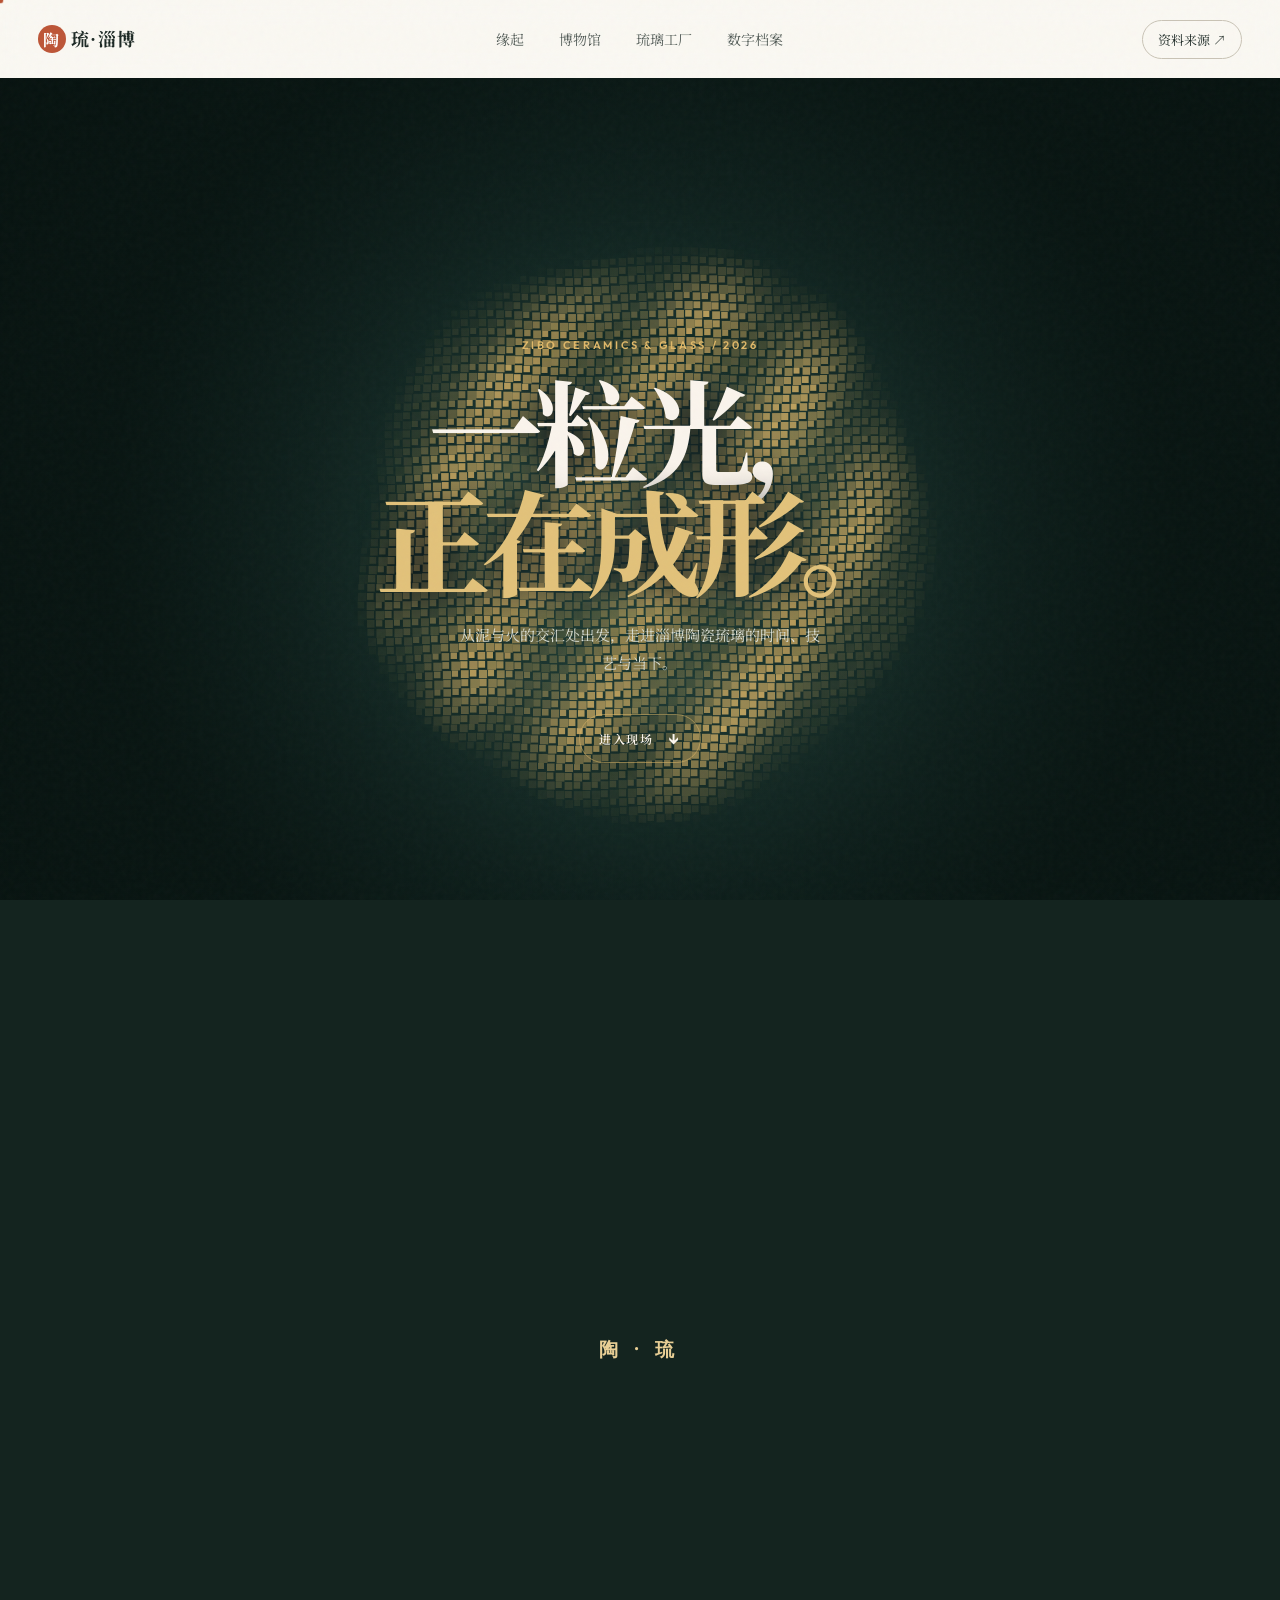
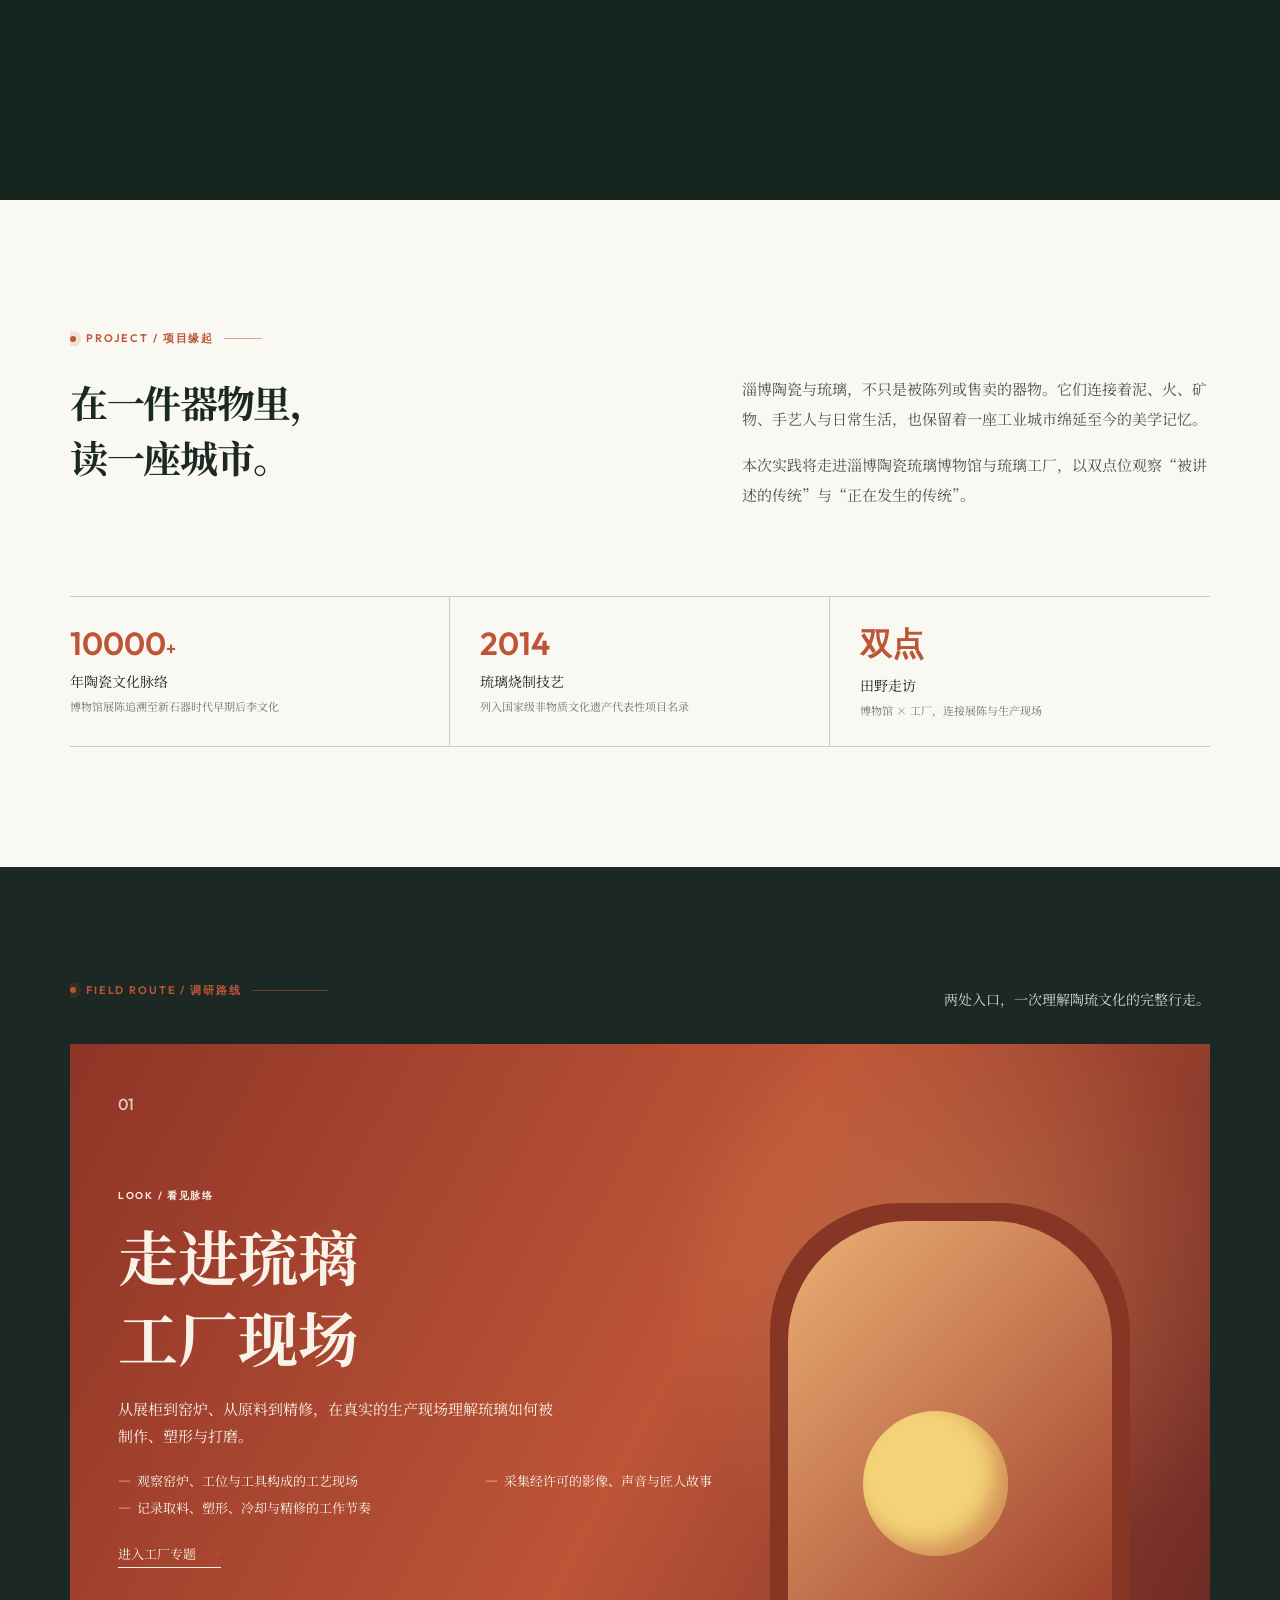
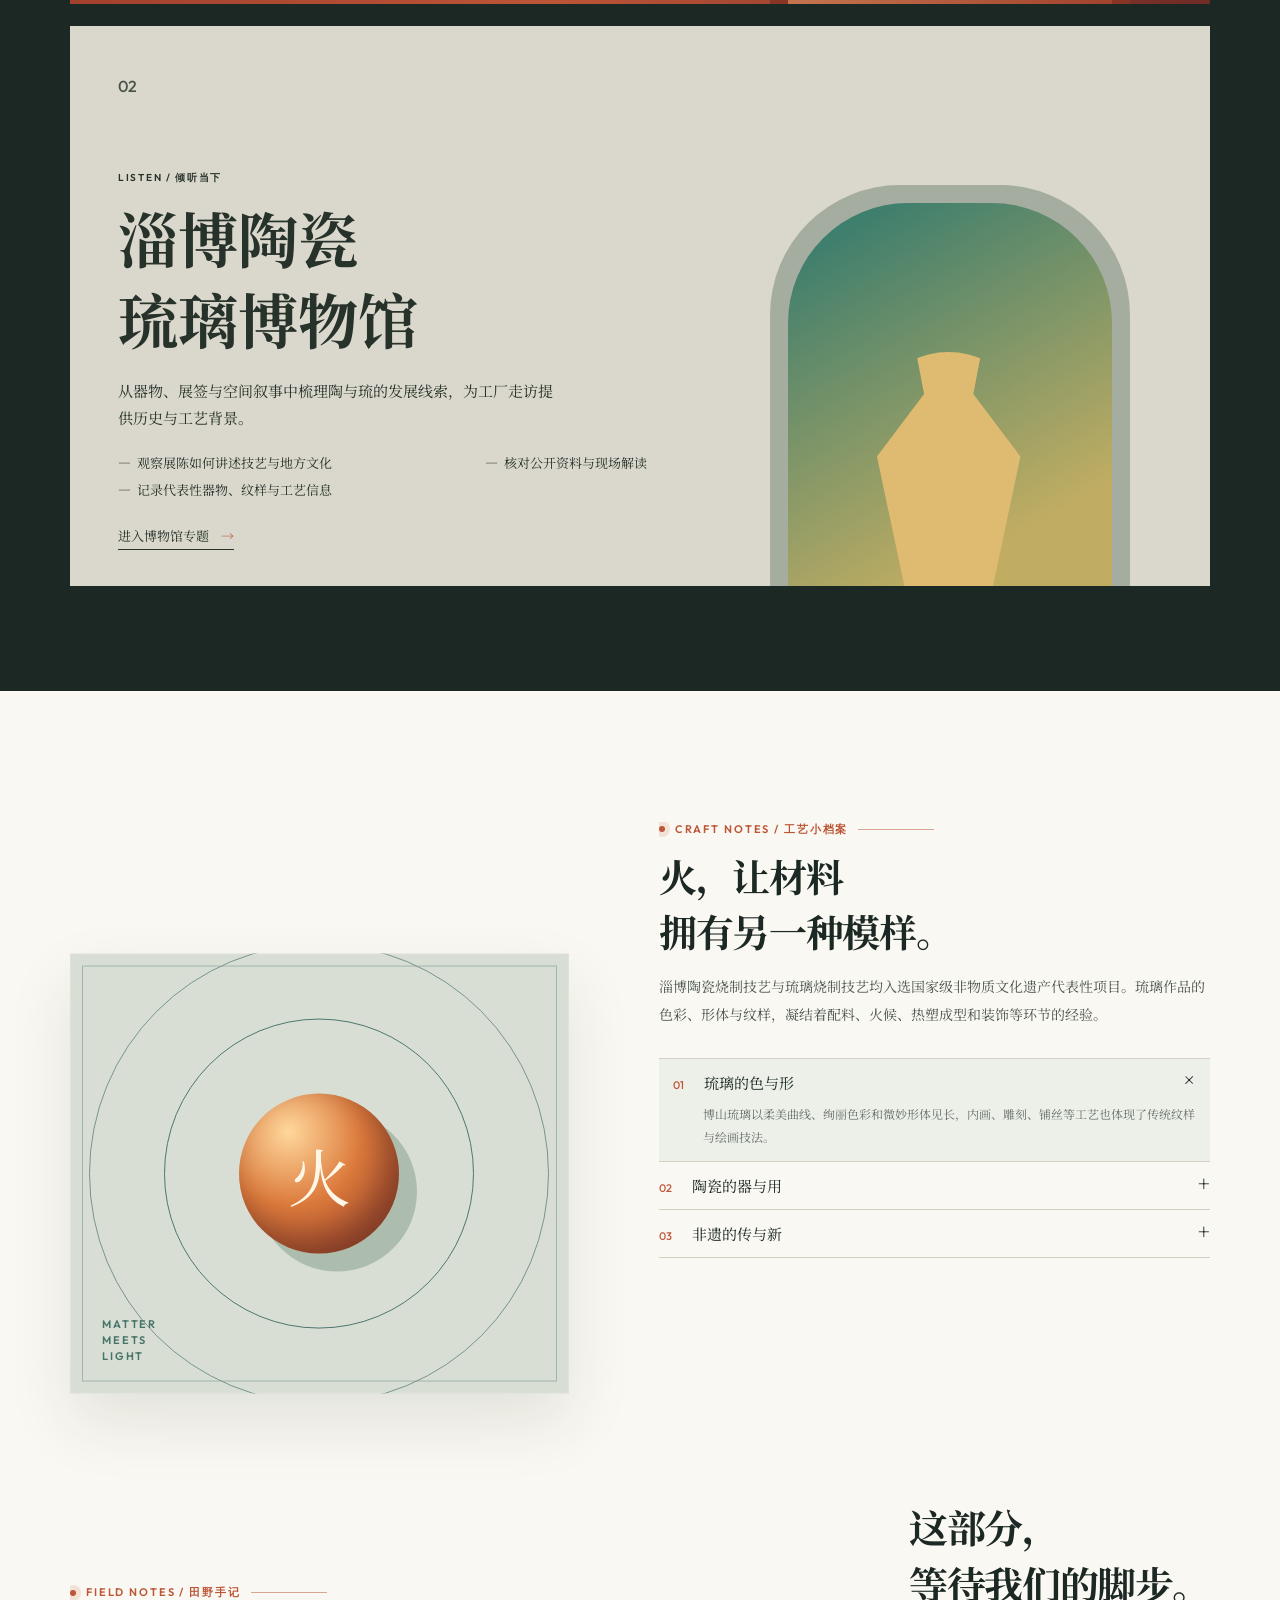
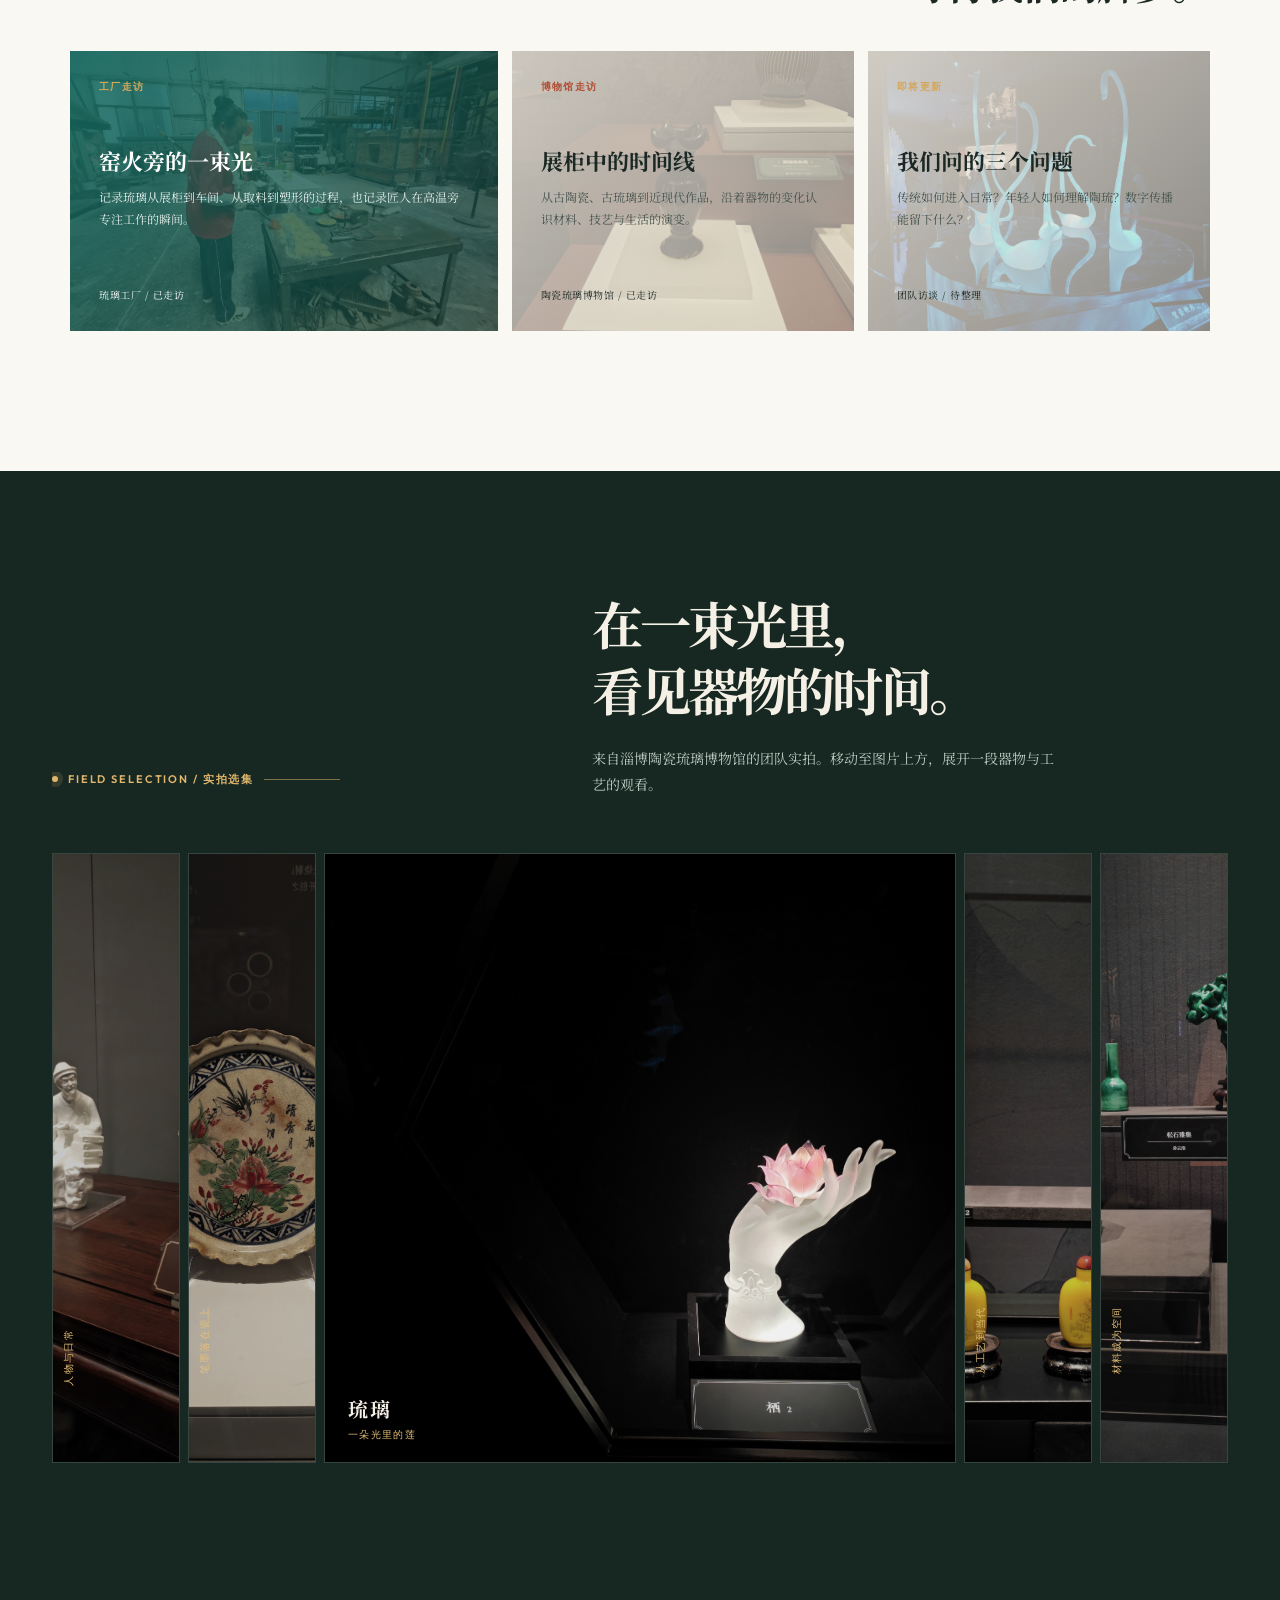
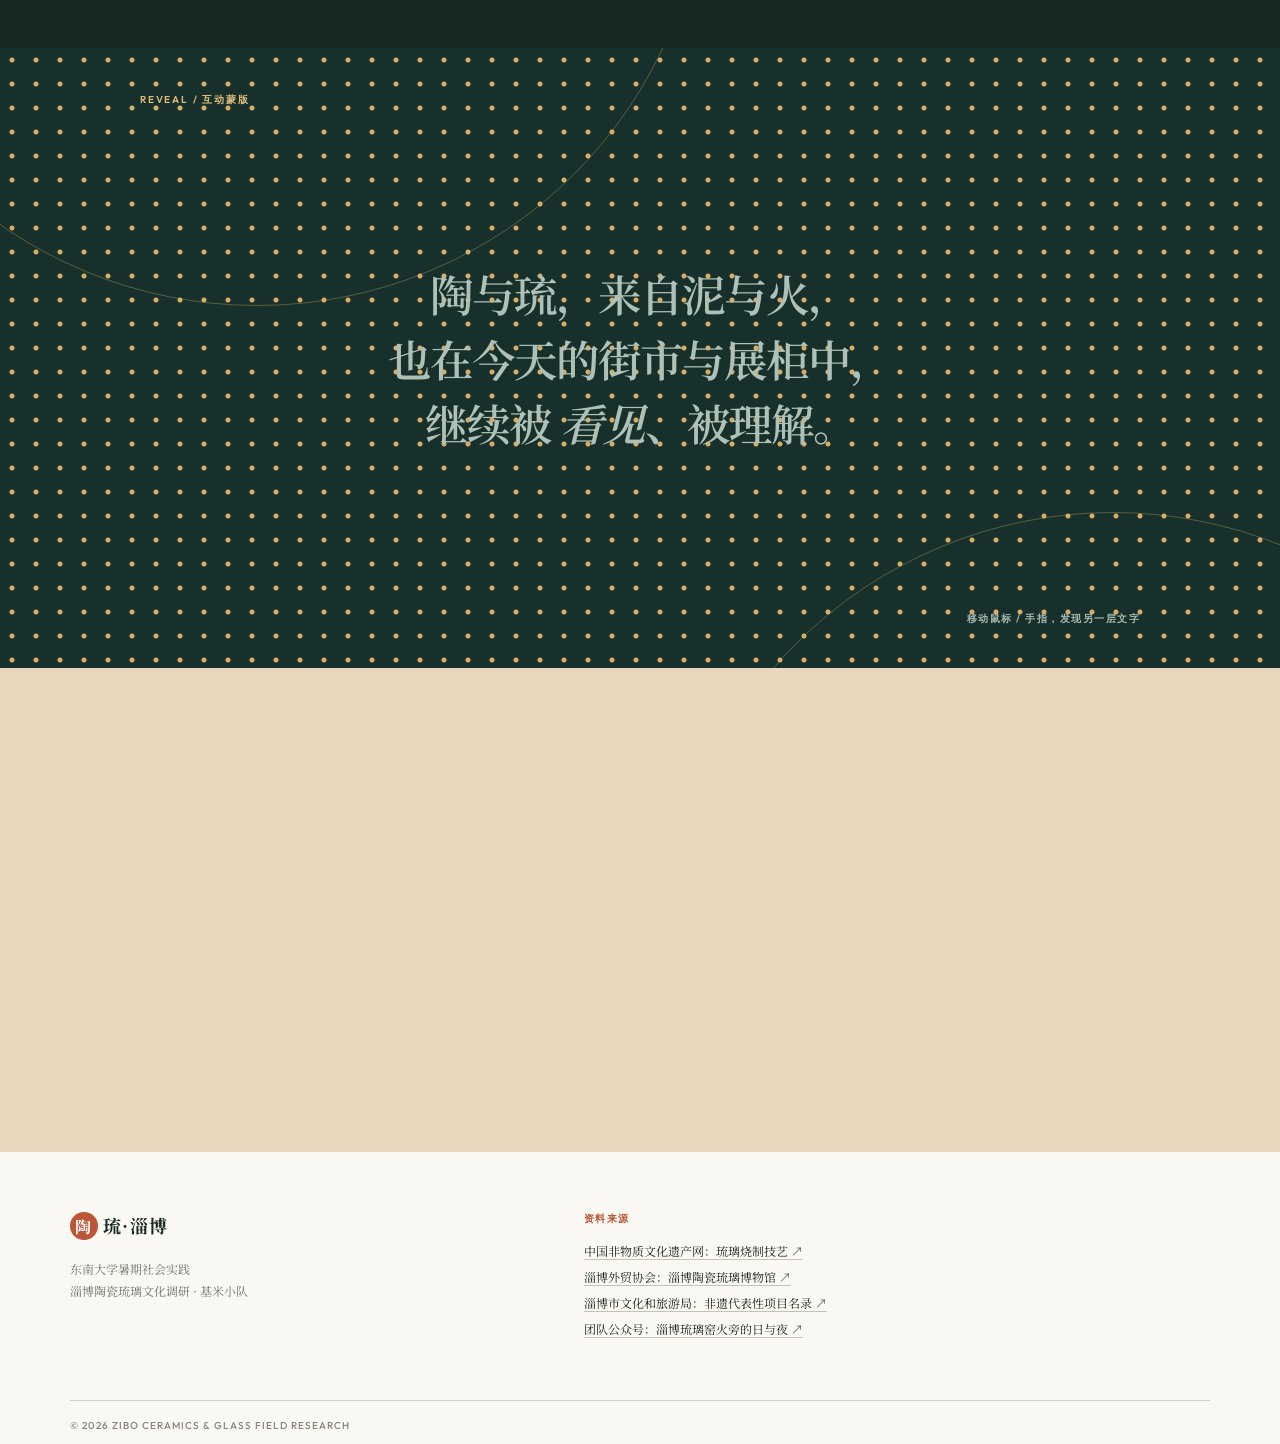
<file: index.html>
<!doctype html>
<html lang="zh-CN">
  <head>
    <meta charset="UTF-8" />
    <meta name="viewport" content="width=device-width, initial-scale=1.0" />
    <meta name="description" content="东南大学暑期社会实践：淄博陶瓷琉璃文化实地调研与数字传播专题。" />
    <title>寻陶问琉｜淄博陶琉文化调研</title>
    <link rel="preconnect" href="https://fonts.googleapis.com" />
    <link rel="preconnect" href="https://fonts.gstatic.com" crossorigin />
    <link href="https://fonts.googleapis.com/css2?family=Noto+Serif+SC:wght@400;500;600;700;900&family=Outfit:wght@400;500;600;700&display=swap" rel="stylesheet" />
    <link rel="stylesheet" href="styles.css" />
    <link rel="stylesheet" href="site-v2.css" />
    <link rel="stylesheet" href="pixel-blast.css" />
  </head>
  <body>
    <div class="loading-screen" aria-hidden="true"><div class="loading-mark">陶</div><p>SHAPING LIGHT <span>0</span>%</p></div>
    <div class="cursor-dot" aria-hidden="true"></div><div class="cursor-ring" aria-hidden="true"></div>
    <div class="page-noise"></div>
    <header class="nav-wrap">
      <a class="brand" href="#top" aria-label="返回首页"><span>陶</span>琉·淄博</a>
      <nav aria-label="主导航">
        <a href="#about">缘起</a>
        <a class="page-link" href="museum.html">博物馆</a>
        <a class="page-link" href="factory.html">琉璃工厂</a>
        <a class="page-link" href="archive.html">数字档案</a>
      </nav>
      <a class="nav-cta magnetic" href="#sources">资料来源 ↗</a>
    </header>

    <main id="top">
      <section class="pixel-blast-intro" aria-labelledby="pixel-blast-title">
        <canvas class="pixel-blast-intro__canvas" aria-hidden="true"></canvas>
        <div class="pixel-blast-intro__grid" aria-hidden="true"></div>
        <div class="pixel-blast-intro__copy">
          <p class="pixel-blast-intro__eyebrow">ZIBO CERAMICS &amp; GLASS / 2026</p>
          <h1 id="pixel-blast-title">一粒光，<br><em>正在成形。</em></h1>
          <p>从泥与火的交汇处出发，走进淄博陶瓷琉璃的时间、技艺与当下。</p>
          <a class="pixel-blast-intro__enter" href="#home-hero">进入现场 <span>↓</span></a>
        </div>
        <p class="pixel-blast-intro__hint">移动鼠标或手指，让像素泛起涟漪</p>
      </section>
      <section class="hero" id="home-hero" aria-labelledby="hero-title">
        <div class="hero-copy">
          <p class="eyebrow"><span></span> 东南大学暑期社会实践 · 2026</p>
          <h1 id="hero-title">一炉千年火<br /><em>满城陶琉光</em></h1>
          <p class="hero-text">从博物馆的展柜，到博山街市的烟火。我们想用行走、倾听与记录，重新认识淄博陶瓷琉璃的过去、当下与可能。</p>
          <div class="hero-actions">
            <a class="button primary magnetic" href="#routes">开始云端走访 <b>↓</b></a>
            <a class="text-link" href="#about">了解项目 <span>→</span></a>
          </div>
        </div>
        <div class="hero-art hero-photo" data-parallax=".08" aria-label="抽象陶琉艺术插画">
          <div class="sun"></div><div class="vase vase-one"></div><div class="vase vase-two"></div>
          <div class="glass-orb orb-one"></div><div class="glass-orb orb-two"></div><div class="glass-orb orb-three"></div>
          <p class="art-mark">ZIBO<br />CERAMICS<br />&amp; GLASS</p>
        </div>
        <div class="hero-foot"><span>01 / 04</span><span class="scroll">向下阅读 <i></i></span><span>SHANDONG · ZIBO</span></div>
      </section>

      <section class="intro section" id="about">
        <p class="section-tag">PROJECT / 项目缘起</p>
        <div class="intro-grid">
          <h2>在一件器物里，<br />读一座城市。</h2>
          <div>
            <p>淄博陶瓷与琉璃，不只是被陈列或售卖的器物。它们连接着泥、火、矿物、手艺人与日常生活，也保留着一座工业城市绵延至今的美学记忆。</p>
            <p>本次实践将走进淄博陶瓷琉璃博物馆与琉璃工厂，以双点位观察“被讲述的传统”与“正在发生的传统”。</p>
          </div>
        </div>
        <div class="fact-row">
          <article><strong>10000<span>+</span></strong><p>年陶瓷文化脉络<br /><small>博物馆展陈追溯至新石器时代早期后李文化</small></p></article>
          <article><strong>2014</strong><p>琉璃烧制技艺<br /><small>列入国家级非物质文化遗产代表性项目名录</small></p></article>
          <article><strong>双点</strong><p>田野走访<br /><small>博物馆 × 工厂，连接展陈与生产现场</small></p></article>
        </div>
      </section>

      <section class="routes section" id="routes">
        <div class="section-head"><p class="section-tag">FIELD ROUTE / 调研路线</p><p>两处入口，一次理解陶琉文化的完整行走。</p></div>
        <div class="route-list">
          <article class="route-card market factory-feature tilt-card">
            <div class="route-count">01</div><p class="route-label">LOOK / 看见脉络</p>
            <h3>走进琉璃<br />工厂现场</h3>
            <p class="route-copy">从展柜到窑炉、从原料到精修，在真实的生产现场理解琉璃如何被制作、塑形与打磨。</p>
            <ul><li>观察窑炉、工位与工具构成的工艺现场</li><li>记录取料、塑形、冷却与精修的工作节奏</li><li>采集经许可的影像、声音与匠人故事</li></ul>
            <a href="factory.html" class="card-link page-link">进入工厂专题 <span>→</span></a>
            <div class="arch art-market"><div></div></div>
          </article>
          <article class="route-card museum museum-support tilt-card">
            <div class="route-count">02</div><p class="route-label">LISTEN / 倾听当下</p>
            <h3>淄博陶瓷<br />琉璃博物馆</h3>
            <p class="route-copy">从器物、展签与空间叙事中梳理陶与琉的发展线索，为工厂走访提供历史与工艺背景。</p>
            <ul><li>观察展陈如何讲述技艺与地方文化</li><li>记录代表性器物、纹样与工艺信息</li><li>核对公开资料与现场解读</li></ul>
            <a href="museum.html" class="card-link page-link">进入博物馆专题 <span>→</span></a>
            <div class="arch art-museum"><div></div></div>
          </article>
        </div>
      </section>

      <section class="craft section" id="craft">
        <div class="craft-visual" data-parallax="-.04"><div class="ring ring-a"></div><div class="ring ring-b"></div><div class="craft-core">火</div><span>MATTER<br />MEETS<br />LIGHT</span></div>
        <div class="craft-copy">
          <p class="section-tag">CRAFT NOTES / 工艺小档案</p>
          <h2>火，让材料<br />拥有另一种模样。</h2>
          <p>淄博陶瓷烧制技艺与琉璃烧制技艺均入选国家级非物质文化遗产代表性项目。琉璃作品的色彩、形体与纹样，凝结着配料、火候、热塑成型和装饰等环节的经验。</p>
          <div class="accordion">
            <details open><summary><b>01</b> 琉璃的色与形 <i>+</i></summary><p>博山琉璃以柔美曲线、绚丽色彩和微妙形体见长，内画、雕刻、铺丝等工艺也体现了传统纹样与绘画技法。</p></details>
            <details><summary><b>02</b> 陶瓷的器与用 <i>+</i></summary><p>从日用器到艺术作品，陶瓷既承载生活功能，也记录不同年代的审美、材料与制造方式。</p></details>
            <details><summary><b>03</b> 非遗的传与新 <i>+</i></summary><p>我们的调研关注传统技艺如何在当代设计、旅游体验和青年传播中获得新的观看方式。</p></details>
          </div>
        </div>
      </section>

      <section class="notes section" id="notes">
        <div class="notes-heading"><p class="section-tag">FIELD NOTES / 田野手记</p><h2>这部分，<br />等待我们的脚步。</h2></div>
        <div class="note-grid">
          <article class="note active tilt-card"><span>工厂走访</span><h3>窑火旁的一束光</h3><p>记录琉璃从展柜到车间、从取料到塑形的过程，也记录匠人在高温旁专注工作的瞬间。</p><b>琉璃工厂 / 已走访</b></article>
          <article class="note tilt-card"><span>博物馆走访</span><h3>展柜中的时间线</h3><p>从古陶瓷、古琉璃到近现代作品，沿着器物的变化认识材料、技艺与生活的演变。</p><b>陶瓷琉璃博物馆 / 已走访</b></article>
          <article class="note tilt-card"><span>即将更新</span><h3>我们问的三个问题</h3><p>传统如何进入日常？年轻人如何理解陶琉？数字传播能留下什么？</p><b>团队访谈 / 待整理</b></article>
        </div>
      </section>

      <section class="accordion-gallery section" aria-labelledby="gallery-title">
        <div class="accordion-gallery__head"><p class="section-tag">FIELD SELECTION / 实拍选集</p><div><h2 id="gallery-title">在一束光里，<br />看见器物的时间。</h2><p>来自淄博陶瓷琉璃博物馆的团队实拍。移动至图片上方，展开一段器物与工艺的观看。</p></div></div>
        <div class="accordion-gallery__track" role="list" aria-label="博物馆实拍影像画廊">
          <button class="accordion-gallery__item" type="button" role="listitem"><img src="assets/museum-porcelain-figures.jpg" alt="淄博陶瓷琉璃博物馆馆藏陶瓷人物" loading="lazy" /><span><b>陶塑</b><small>人物与日常</small></span></button>
          <button class="accordion-gallery__item" type="button" role="listitem"><img src="assets/museum-painted-plate.jpg" alt="淄博陶瓷琉璃博物馆馆藏彩绘瓷盘" loading="lazy" /><span><b>纹样</b><small>笔墨落在瓷上</small></span></button>
          <button class="accordion-gallery__item is-active" type="button" role="listitem"><img src="assets/museum-lotus-glass.jpg" alt="淄博陶瓷琉璃博物馆馆藏琉璃莲花作品" loading="lazy" /><span><b>琉璃</b><small>一朵光里的莲</small></span></button>
          <button class="accordion-gallery__item" type="button" role="listitem"><img src="assets/museum-yellow-glass.jpg" alt="淄博陶瓷琉璃博物馆馆藏黄色琉璃器物" loading="lazy" /><span><b>色彩</b><small>从工艺到当代</small></span></button>
          <button class="accordion-gallery__item" type="button" role="listitem"><img src="assets/museum-green-glass.jpg" alt="淄博陶瓷琉璃博物馆馆藏绿色琉璃作品" loading="lazy" /><span><b>新境</b><small>材料成为空间</small></span></button>
        </div>
        <a class="accordion-gallery__link page-link" href="museum.html#gallery">进入博物馆实拍档案 <span>→</span></a>
      </section>

      <section class="output section">
        <p class="section-tag">ZIBO LIULI / 淄博琉璃小档案</p>
        <div class="output-line"><span>01</span><h3>一门国家级非遗技艺</h3><p>琉璃烧制技艺（淄博琉璃烧制技艺）列入国家级非遗代表性项目。</p></div>
        <div class="output-line"><span>02</span><h3>一段火与色的经验</h3><p>配料、火候、热塑成型与装饰，共同塑造琉璃的通透与斑斓。</p></div>
        <div class="output-line"><span>03</span><h3>一座与琉璃相连的城</h3><p>博山琉璃以传统技艺与当代设计并行，持续进入展厅、工厂与日常生活。</p></div>
      </section>
    </main>

    <footer id="sources">
      <div><a class="brand" href="#top"><span>陶</span>琉·淄博</a><p>东南大学暑期社会实践<br />淄博陶瓷琉璃文化调研 · 基米小队</p></div>
      <div class="source-list"><p>资料来源</p>
        <a href="https://www.ihchina.cn/project_details/14445.html" target="_blank" rel="noreferrer">中国非物质文化遗产网：琉璃烧制技艺 ↗</a>
        <a href="https://boftec.zibo.gov.cn/cec/charm/detail?charmid=805" target="_blank" rel="noreferrer">淄博外贸协会：淄博陶瓷琉璃博物馆 ↗</a>
        <a href="https://wh.zibo.gov.cn/gongkai/channel_c_5f9fa491ab327f36e4c13060_n_1605682607.5416/doc_69a7e5011aa498f7fce04a7e.html" target="_blank" rel="noreferrer">淄博市文化和旅游局：非遗代表性项目名录 ↗</a>
        <a href="https://mp.weixin.qq.com/s/mB1m-EYf9MCLnCRKmEuslA" target="_blank" rel="noreferrer">团队公众号：淄博琉璃窑火旁的日与夜 ↗</a>
      </div>
      <p class="copyright">© 2026 ZIBO CERAMICS &amp; GLASS FIELD RESEARCH</p>
    </footer>
    <div class="page-wipe" aria-hidden="true"><span>陶 · 琉</span></div>
    <script src="script.js"></script>
  </body>
</html>
</file>
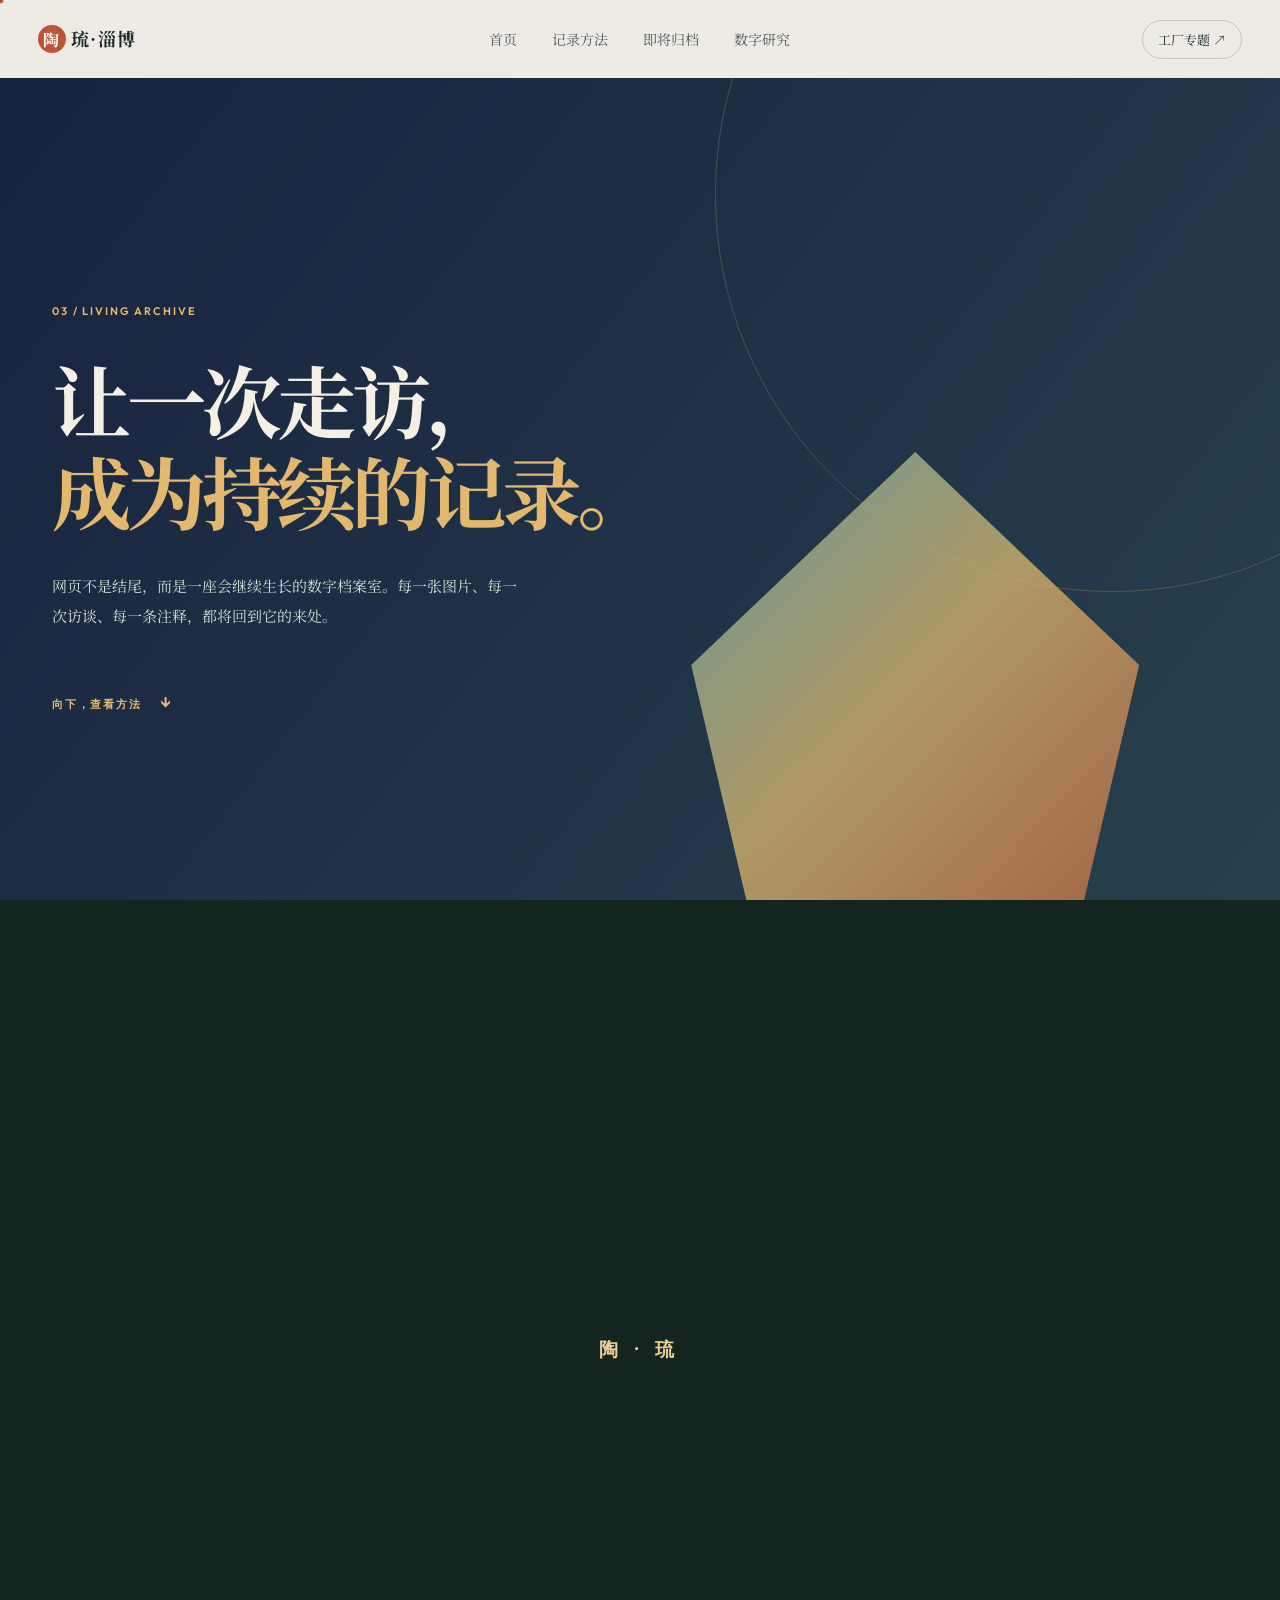
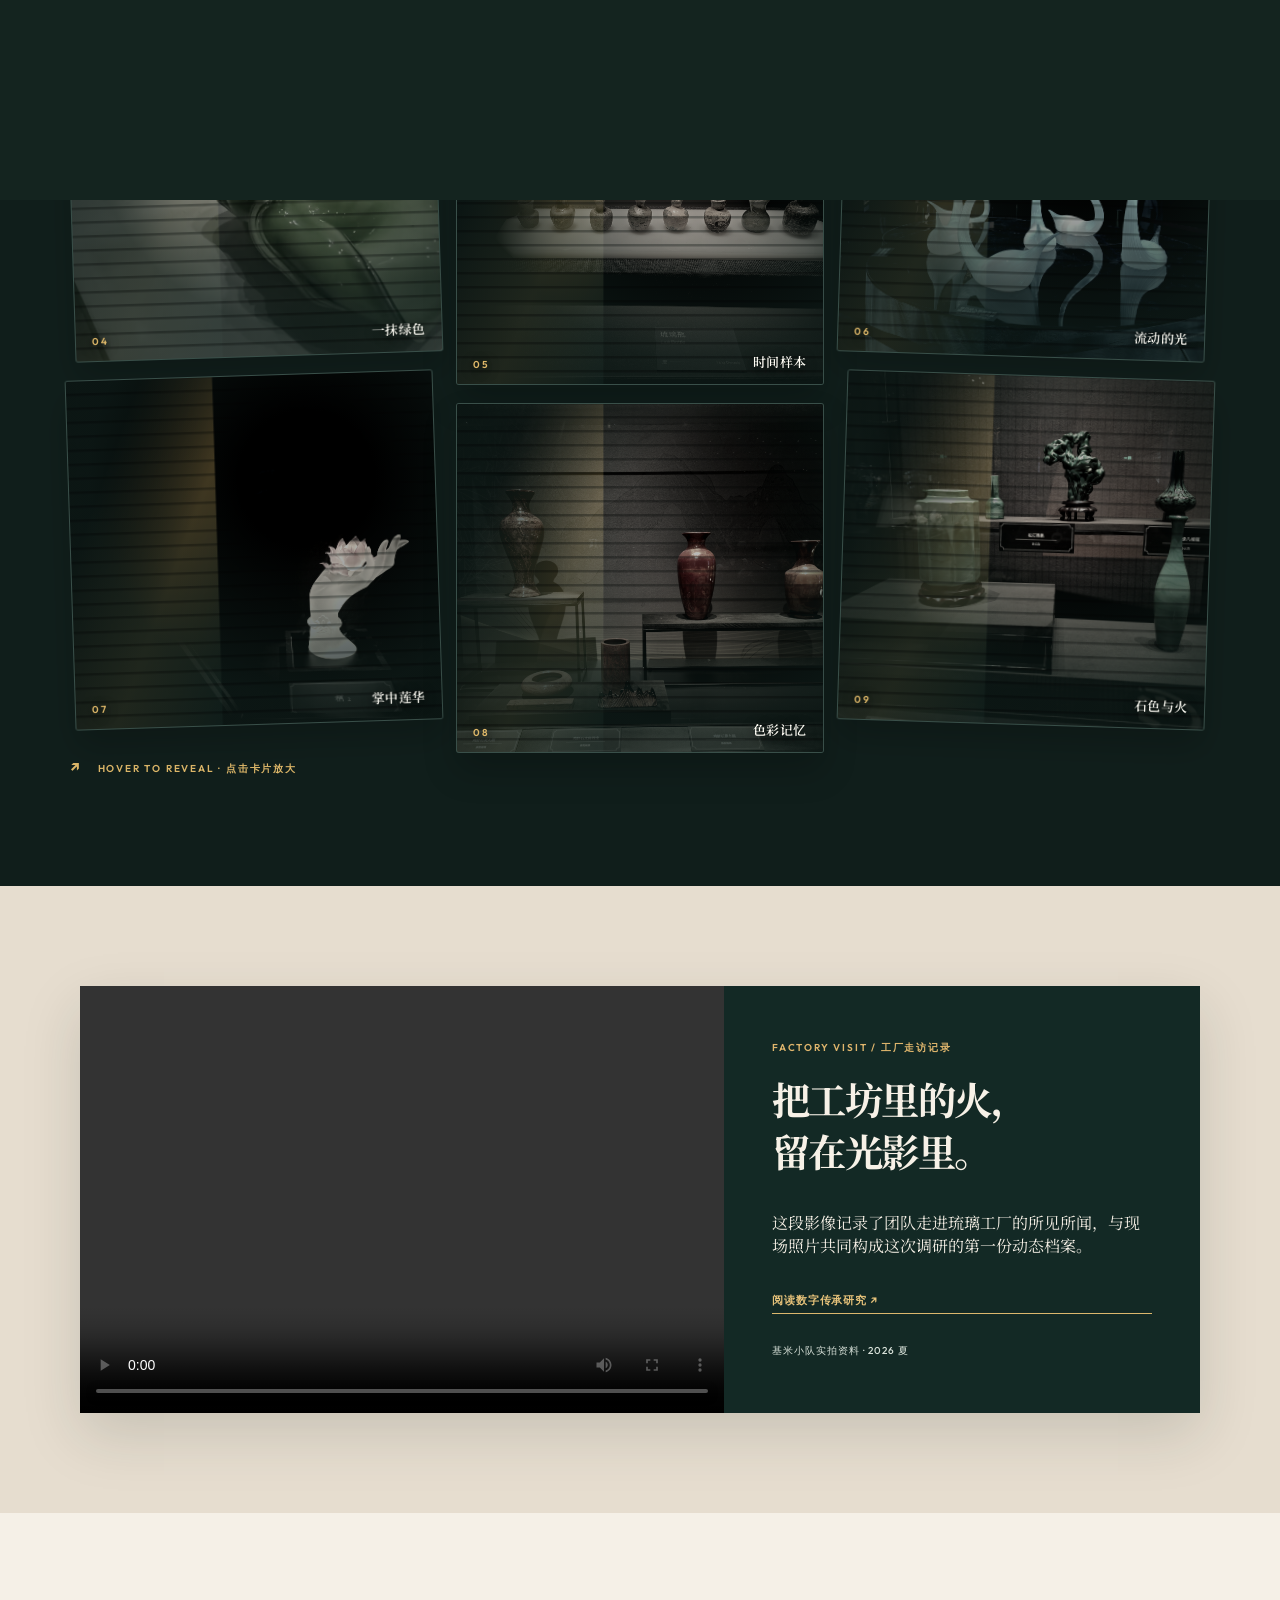
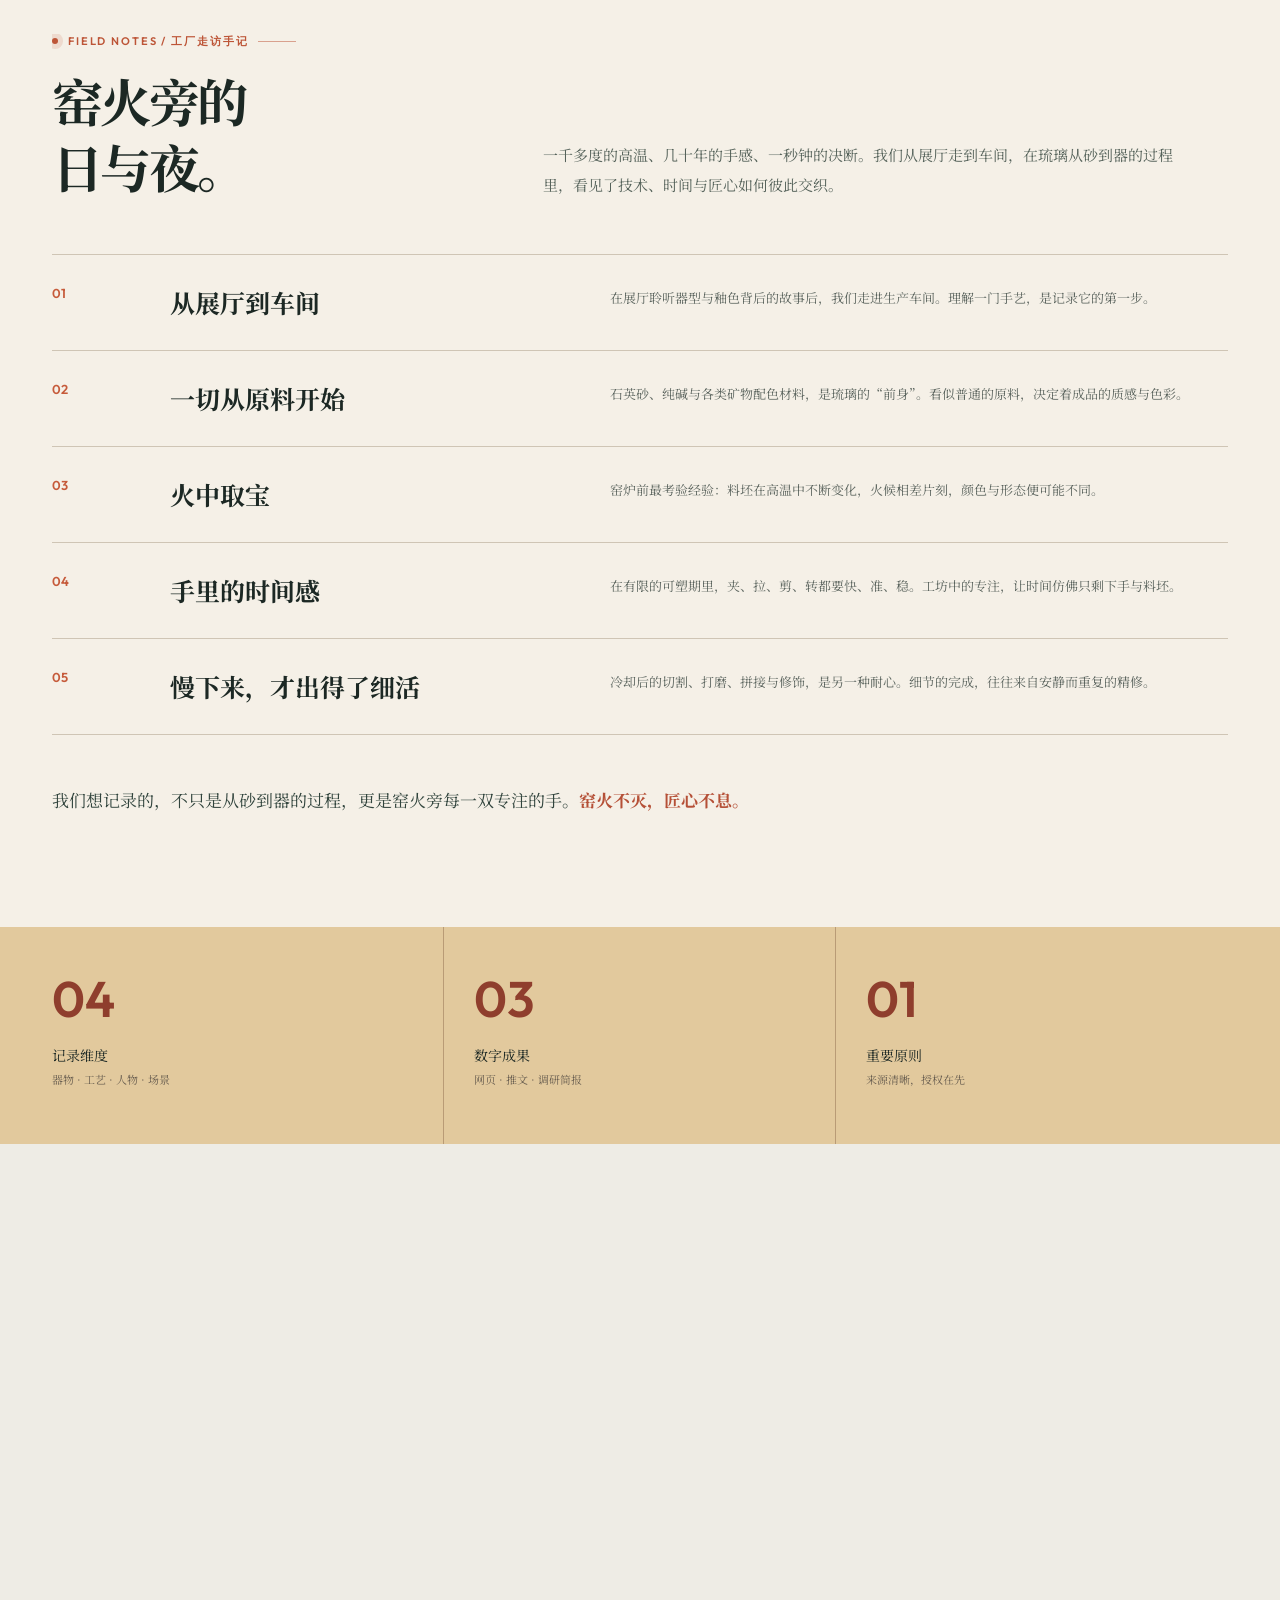
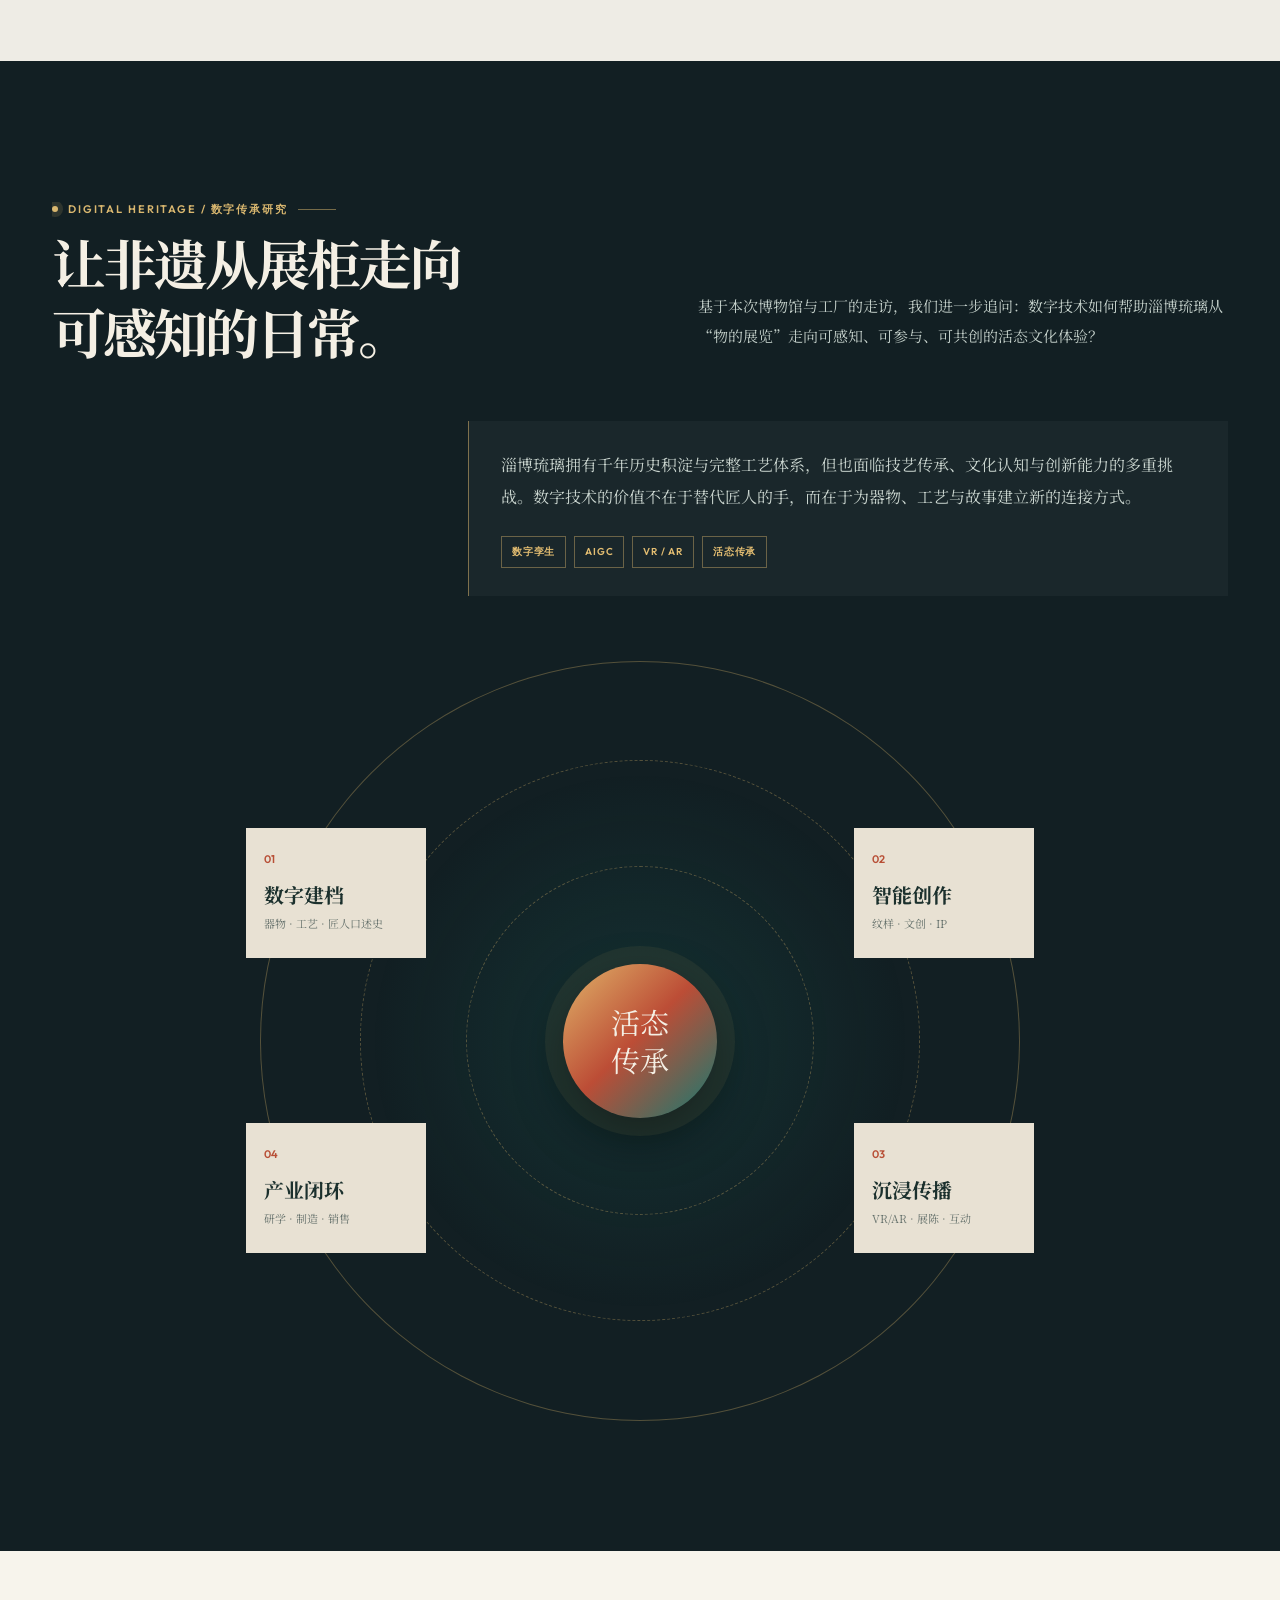
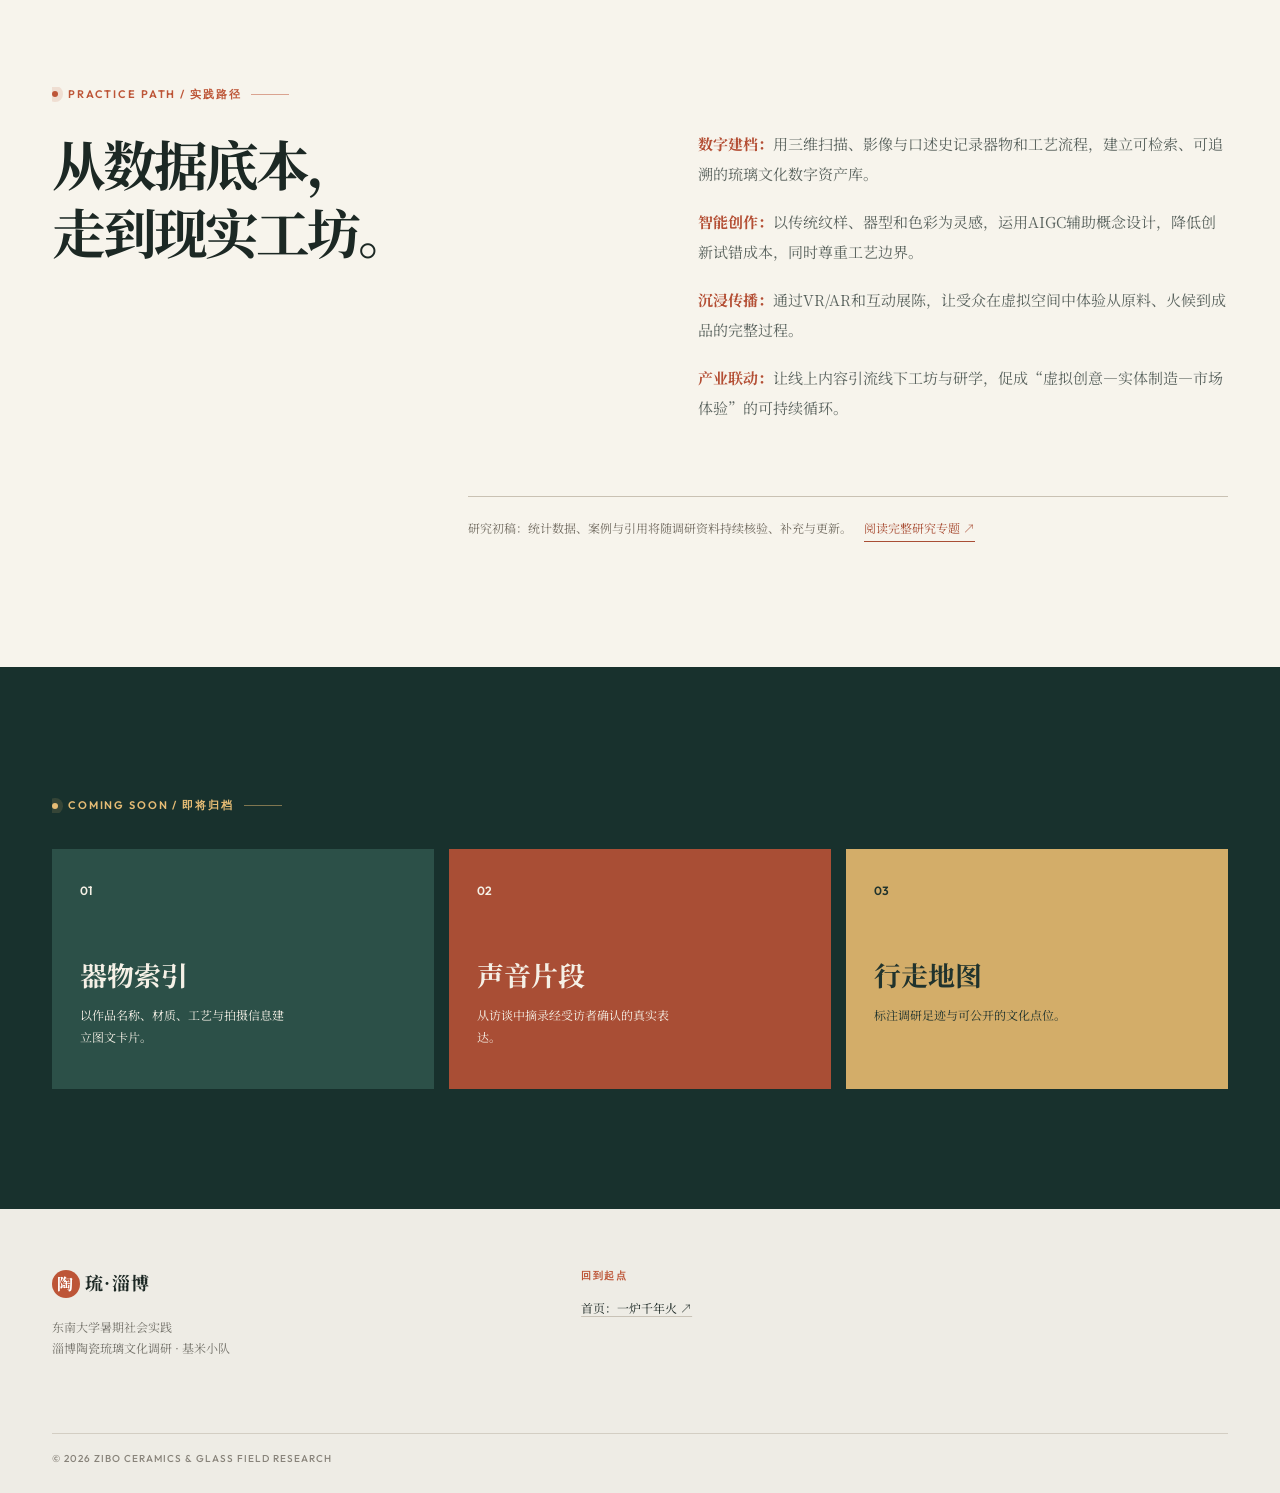
<file: archive.html>
<!doctype html><html lang="zh-CN"><head><meta charset="UTF-8"><meta name="viewport" content="width=device-width,initial-scale=1.0"><title>数字档案｜寻陶问琉</title><link rel="preconnect" href="https://fonts.googleapis.com"><link rel="preconnect" href="https://fonts.gstatic.com" crossorigin><link href="https://fonts.googleapis.com/css2?family=Noto+Serif+SC:wght@400;500;600;700;900&family=Outfit:wght@400;500;600;700&display=swap" rel="stylesheet"><link rel="stylesheet" href="styles.css"></head><body class="inner-page archive-page"><div class="cursor-dot"></div><div class="cursor-ring"></div><header class="nav-wrap"><a class="brand page-link" href="index.html"><span>陶</span>琉·淄博</a><nav><a class="page-link" href="index.html">首页</a><a href="#method">记录方法</a><a href="#coming">即将归档</a></nav><a class="nav-cta page-link" href="factory.html">工厂专题 ↗</a></header><main><section class="inner-hero archive-hero"><p class="eyebrow">03 / LIVING ARCHIVE</p><h1>让一次走访，<br><em>成为持续的记录。</em></h1><p>网页不是结尾，而是一座会继续生长的数字档案室。每一张图片、每一次访谈、每一条注释，都将回到它的来处。</p><a href="#method" class="down-cue">向下，查看方法 <span>↓</span></a></section><section class="archive-stats"><article><strong>04</strong><p>记录维度<br><small>器物 · 工艺 · 人物 · 场景</small></p></article><article><strong>03</strong><p>数字成果<br><small>网页 · 推文 · 调研简报</small></p></article><article><strong>01</strong><p>重要原则<br><small>来源清晰，授权在先</small></p></article></section><section class="method section" id="method"><p class="section-tag">ARCHIVE METHOD / 归档方法</p><div class="method-grid"><h2>每一份素材，<br>都要有来处。</h2><div class="method-steps"><p><b>01</b> 采集：记录拍摄人、时间、地点与对象。</p><p><b>02</b> 核对：将现场笔记与公开资料、访谈内容相互印证。</p><p><b>03</b> 授权：人物肖像、店铺内部、非公开信息均以同意为前提。</p><p><b>04</b> 发布：网页与推文标注来源，保留原始素材与修改记录。</p></div></div></section><section class="coming section" id="coming"><p class="section-tag">COMING SOON / 即将归档</p><div class="archive-cards"><article><span>01</span><h3>器物索引</h3><p>以作品名称、材质、工艺与拍摄信息建立图文卡片。</p></article><article><span>02</span><h3>声音片段</h3><p>从访谈中摘录经受访者确认的真实表达。</p></article><article><span>03</span><h3>行走地图</h3><p>标注调研足迹与可公开的文化点位。</p></article></div></section></main><footer><div><a class="brand page-link" href="index.html"><span>陶</span>琉·淄博</a><p>东南大学暑期社会实践<br>淄博陶瓷琉璃文化调研 · 基米小队</p></div><div class="source-list"><p>回到起点</p><a class="page-link" href="index.html">首页：一炉千年火 ↗</a></div><p class="copyright">© 2026 ZIBO CERAMICS & GLASS FIELD RESEARCH</p></footer><div class="page-wipe"><span>陶 · 琉</span></div><script src="script.js"></script></body></html>
</file>
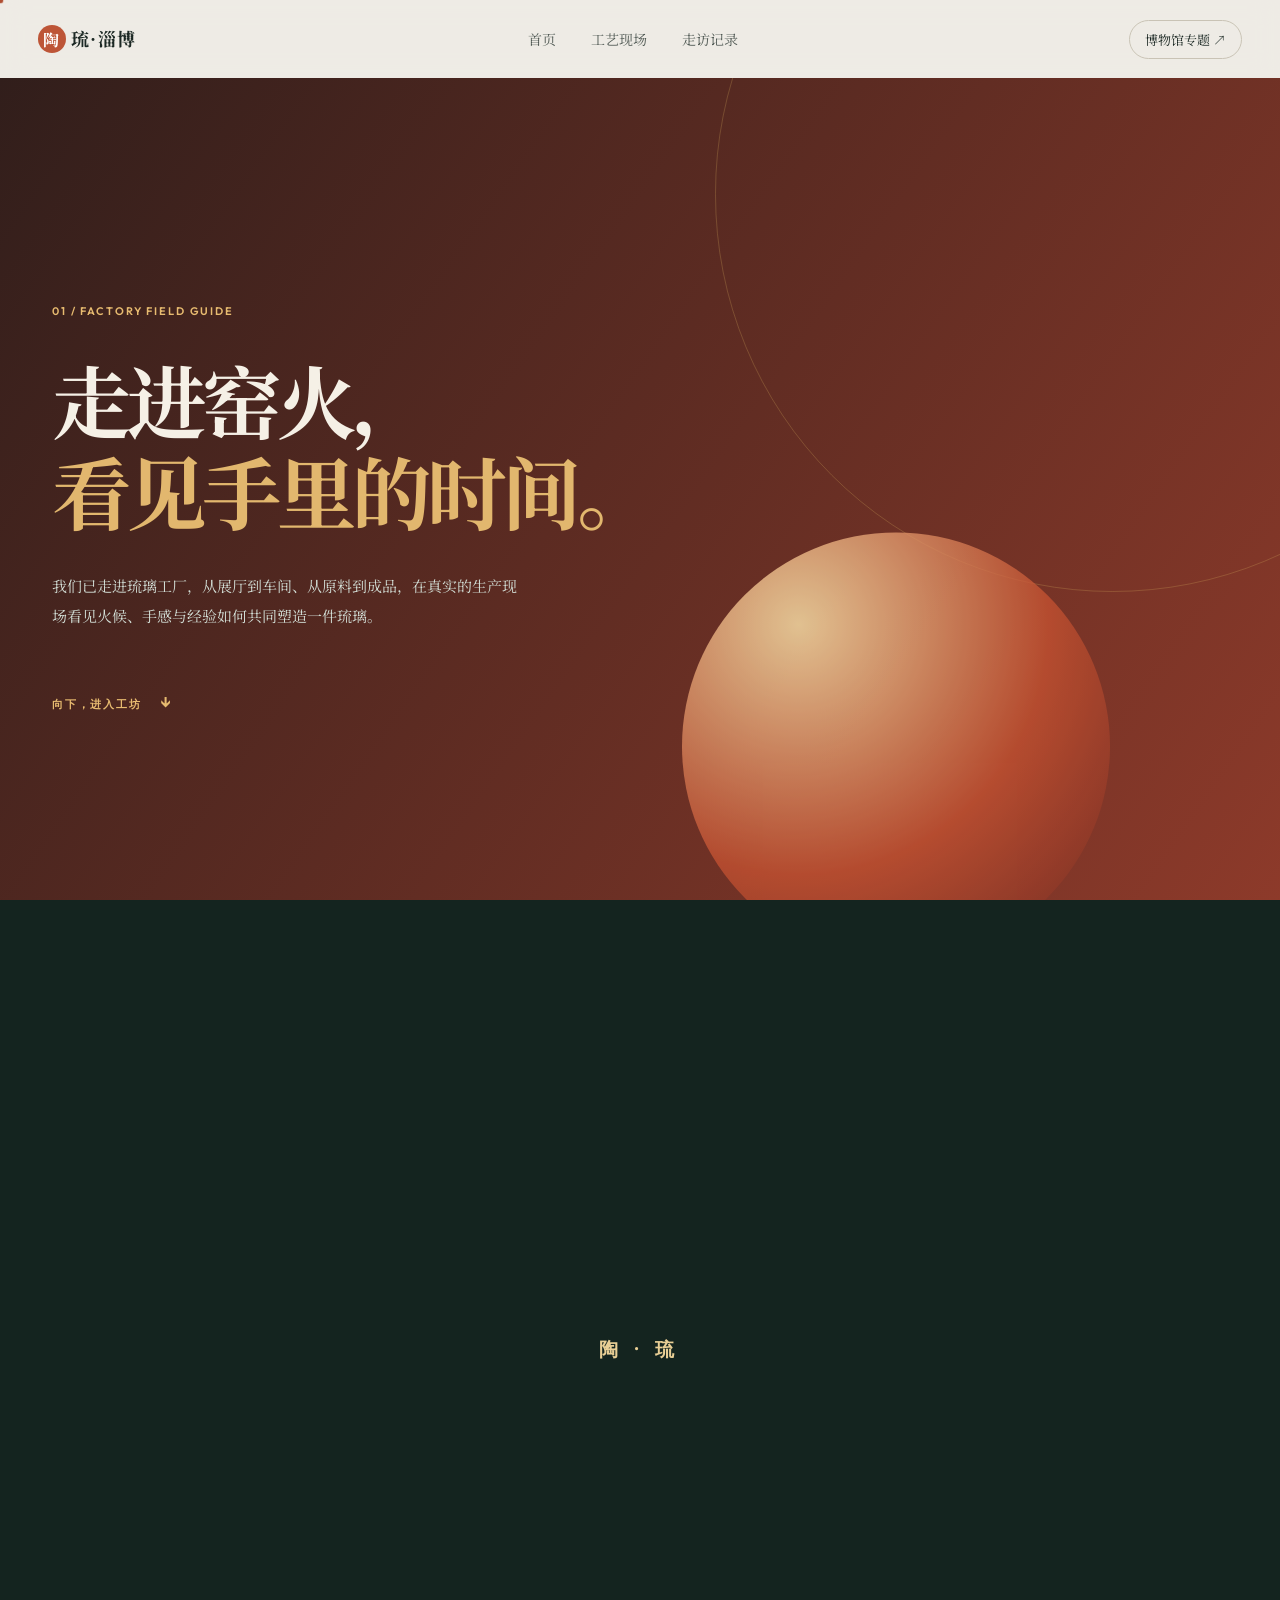
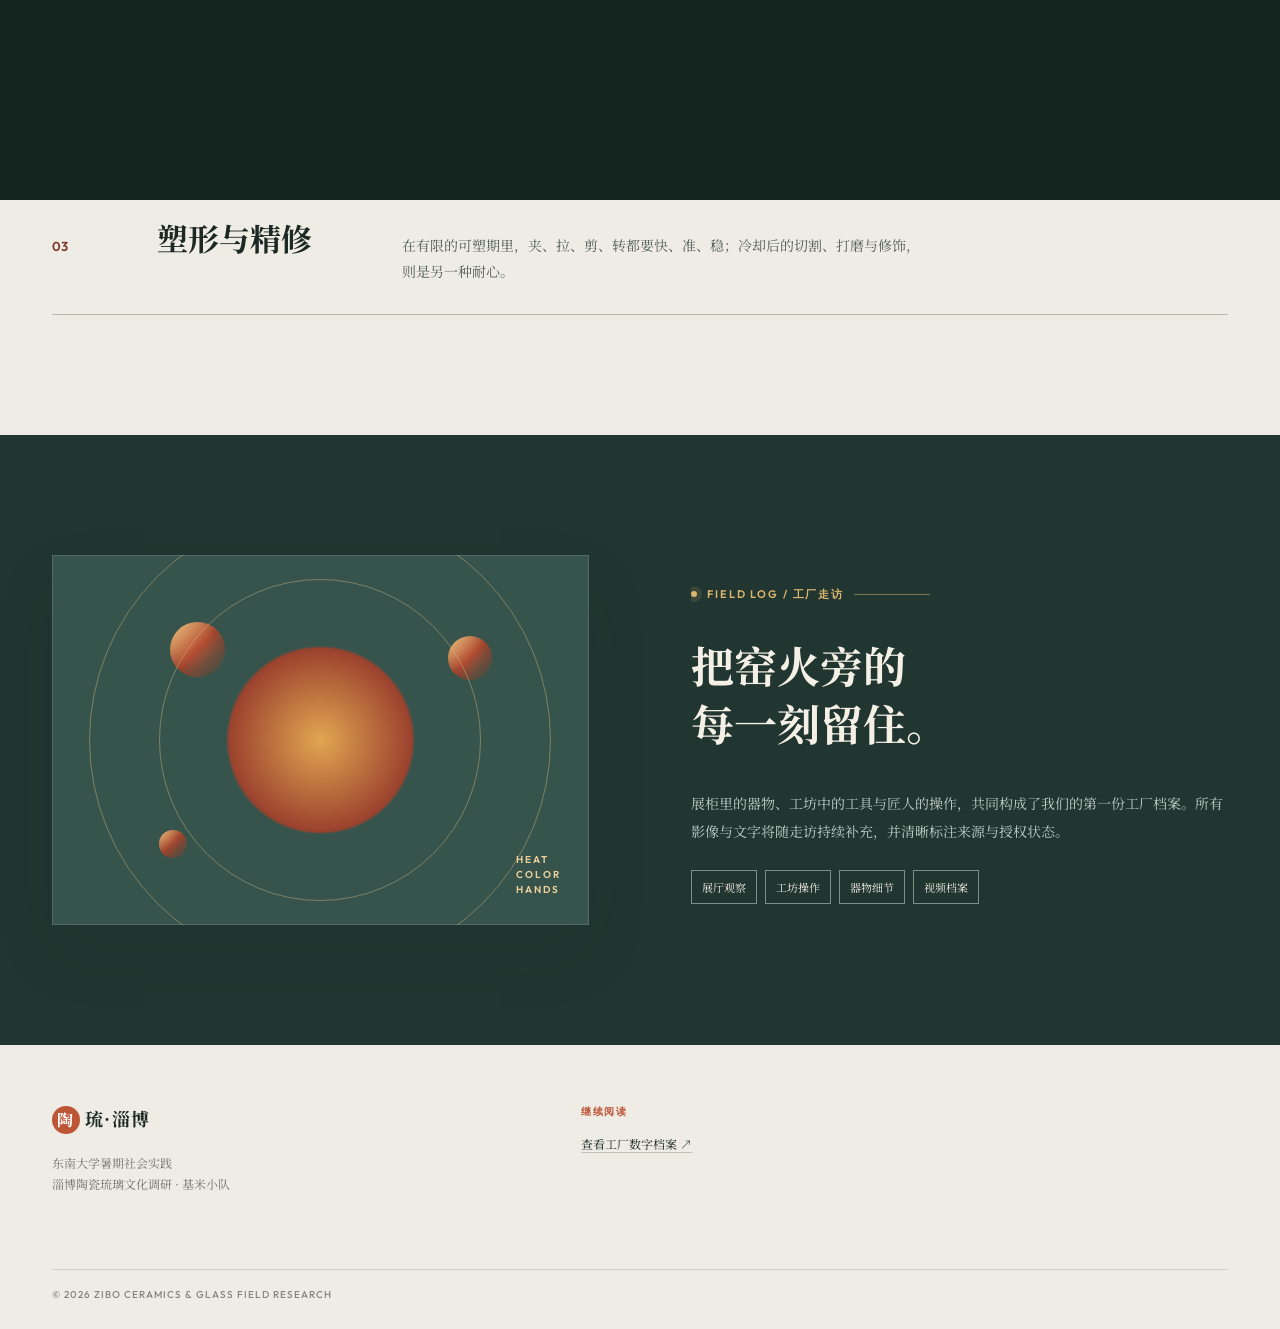
<file: factory.html>
<!doctype html>
<html lang="zh-CN">
  <head>
    <meta charset="UTF-8" />
    <meta name="viewport" content="width=device-width, initial-scale=1.0" />
    <meta name="description" content="基米小队淄博琉璃工厂走访记录。" />
    <title>琉璃工厂｜寻陶问琉</title>
    <link rel="preconnect" href="https://fonts.googleapis.com" />
    <link rel="preconnect" href="https://fonts.gstatic.com" crossorigin />
    <link href="https://fonts.googleapis.com/css2?family=Noto+Serif+SC:wght@400;500;600;700;900&family=Outfit:wght@400;500;600;700&display=swap" rel="stylesheet" />
    <link rel="stylesheet" href="styles.css" />
  </head>
  <body class="inner-page market-page factory-page">
    <div class="cursor-dot"></div><div class="cursor-ring"></div>
    <header class="nav-wrap">
      <a class="brand page-link" href="index.html"><span>陶</span>琉·淄博</a>
      <nav><a class="page-link" href="index.html">首页</a><a href="#process">工艺现场</a><a href="#field">走访记录</a></nav>
      <a class="nav-cta page-link" href="museum.html">博物馆专题 ↗</a>
    </header>
    <main>
      <section class="inner-hero market-hero">
        <p class="eyebrow">01 / FACTORY FIELD GUIDE</p>
        <h1>走进窑火，<br /><em>看见手里的时间。</em></h1>
        <p>我们已走进琉璃工厂，从展厅到车间、从原料到成品，在真实的生产现场看见火候、手感与经验如何共同塑造一件琉璃。</p>
        <a href="#process" class="down-cue">向下，进入工坊 <span>↓</span></a>
      </section>

      <section class="market-quote">
        <p>“一千多度的高温，几十年的手感，一秒钟的决断。”</p>
        <span>FIELD NOTE / FACTORY VISIT</span>
      </section>

      <section class="questions section" id="process">
        <p class="section-tag">THE MAKING / 工艺现场</p>
        <div class="question-list">
          <article><b>01</b><h2>从原料开始</h2><p>石英砂、纯碱与各类矿物配色材料构成琉璃的“前身”。看似普通的原料，决定着成品的质感与色彩。</p></article>
          <article><b>02</b><h2>火中取料</h2><p>窑炉前最考验经验。料坯在高温中不断变化，火候相差片刻，颜色与形态便可能不同。</p></article>
          <article><b>03</b><h2>塑形与精修</h2><p>在有限的可塑期里，夹、拉、剪、转都要快、准、稳；冷却后的切割、打磨与修饰，则是另一种耐心。</p></article>
        </div>
      </section>

      <section class="field section" id="field">
        <div class="field-art"><i></i><i></i><i></i><span>HEAT<br />COLOR<br />HANDS</span></div>
        <div>
          <p class="section-tag">FIELD LOG / 工厂走访</p>
          <h2>把窑火旁的<br />每一刻留住。</h2>
          <p>展柜里的器物、工坊中的工具与匠人的操作，共同构成了我们的第一份工厂档案。所有影像与文字将随走访持续补充，并清晰标注来源与授权状态。</p>
          <div class="field-tags"><span>展厅观察</span><span>工坊操作</span><span>器物细节</span><span>视频档案</span></div>
        </div>
      </section>
    </main>
    <footer>
      <div><a class="brand page-link" href="index.html"><span>陶</span>琉·淄博</a><p>东南大学暑期社会实践<br />淄博陶瓷琉璃文化调研 · 基米小队</p></div>
      <div class="source-list"><p>继续阅读</p><a class="page-link" href="archive.html">查看工厂数字档案 ↗</a></div>
      <p class="copyright">© 2026 ZIBO CERAMICS &amp; GLASS FIELD RESEARCH</p>
    </footer>
    <div class="page-wipe"><span>陶 · 琉</span></div>
    <script src="script.js"></script>
  </body>
</html>
</file>
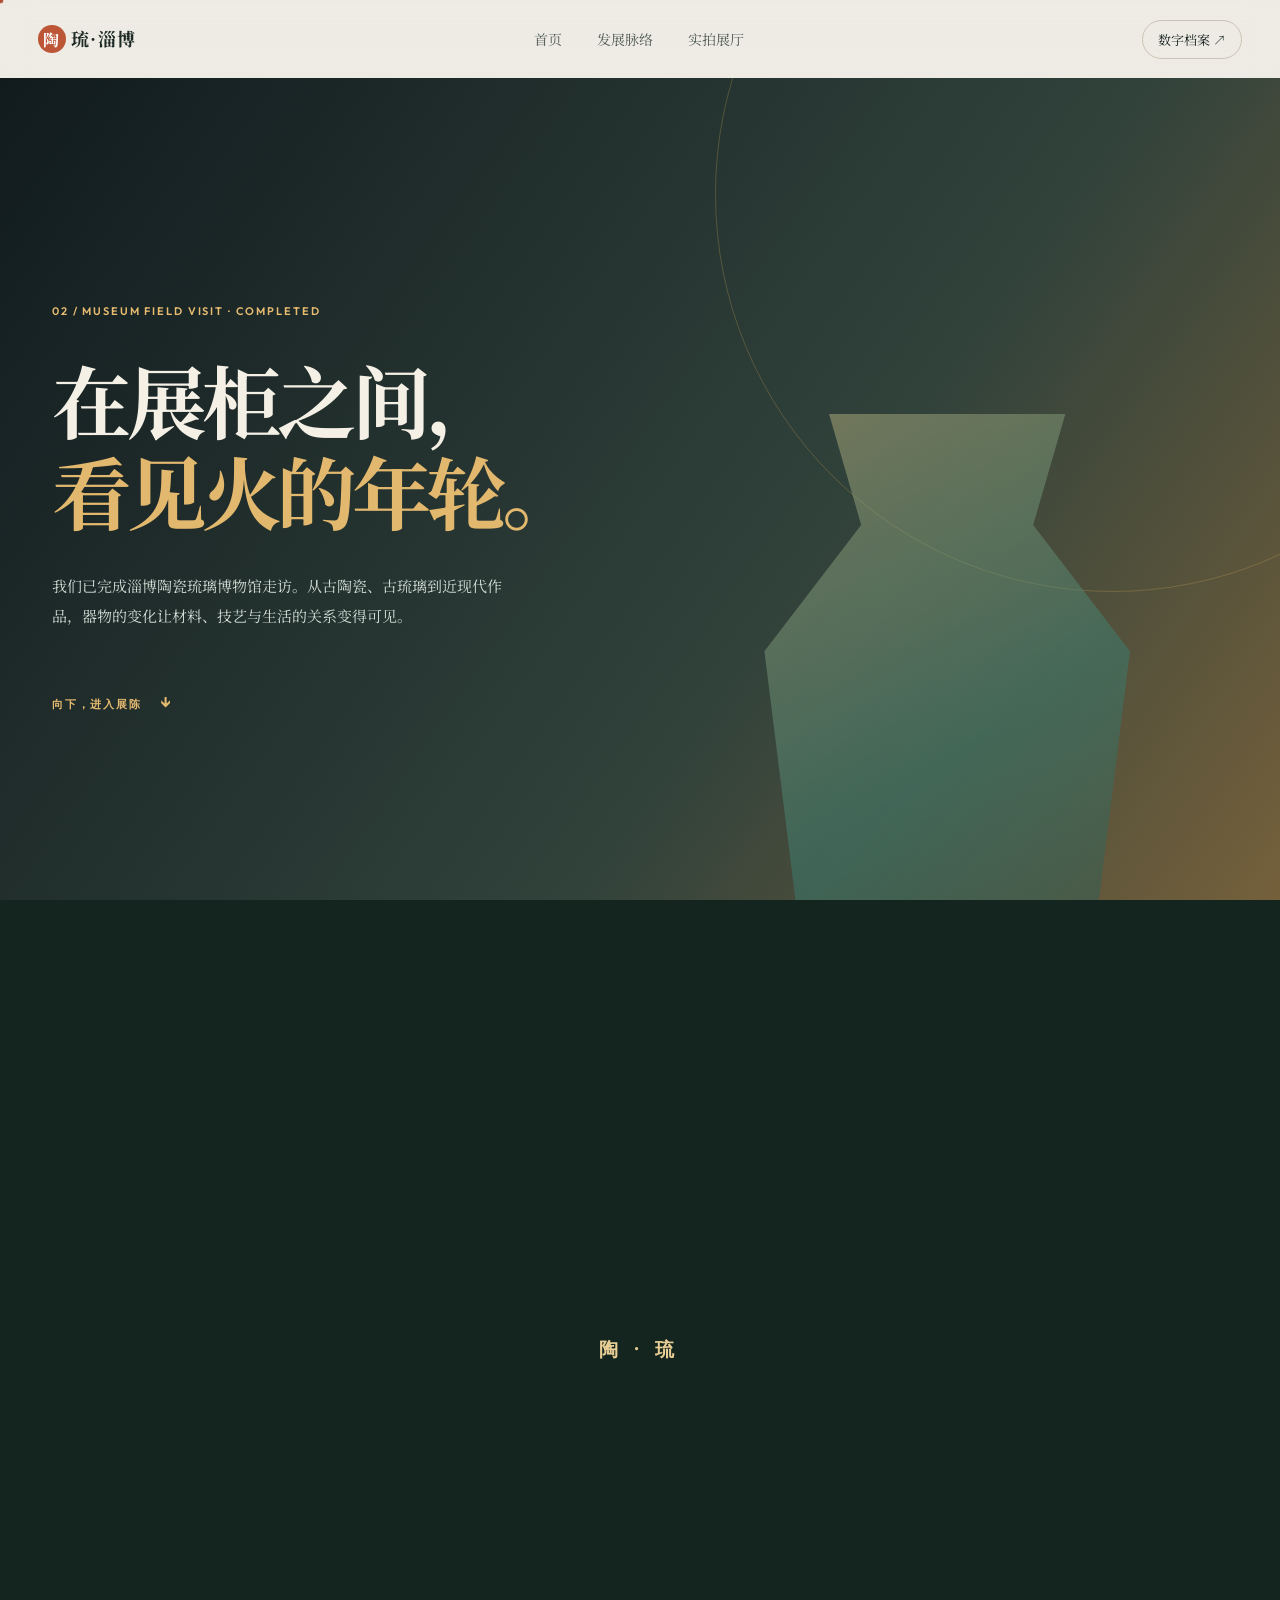
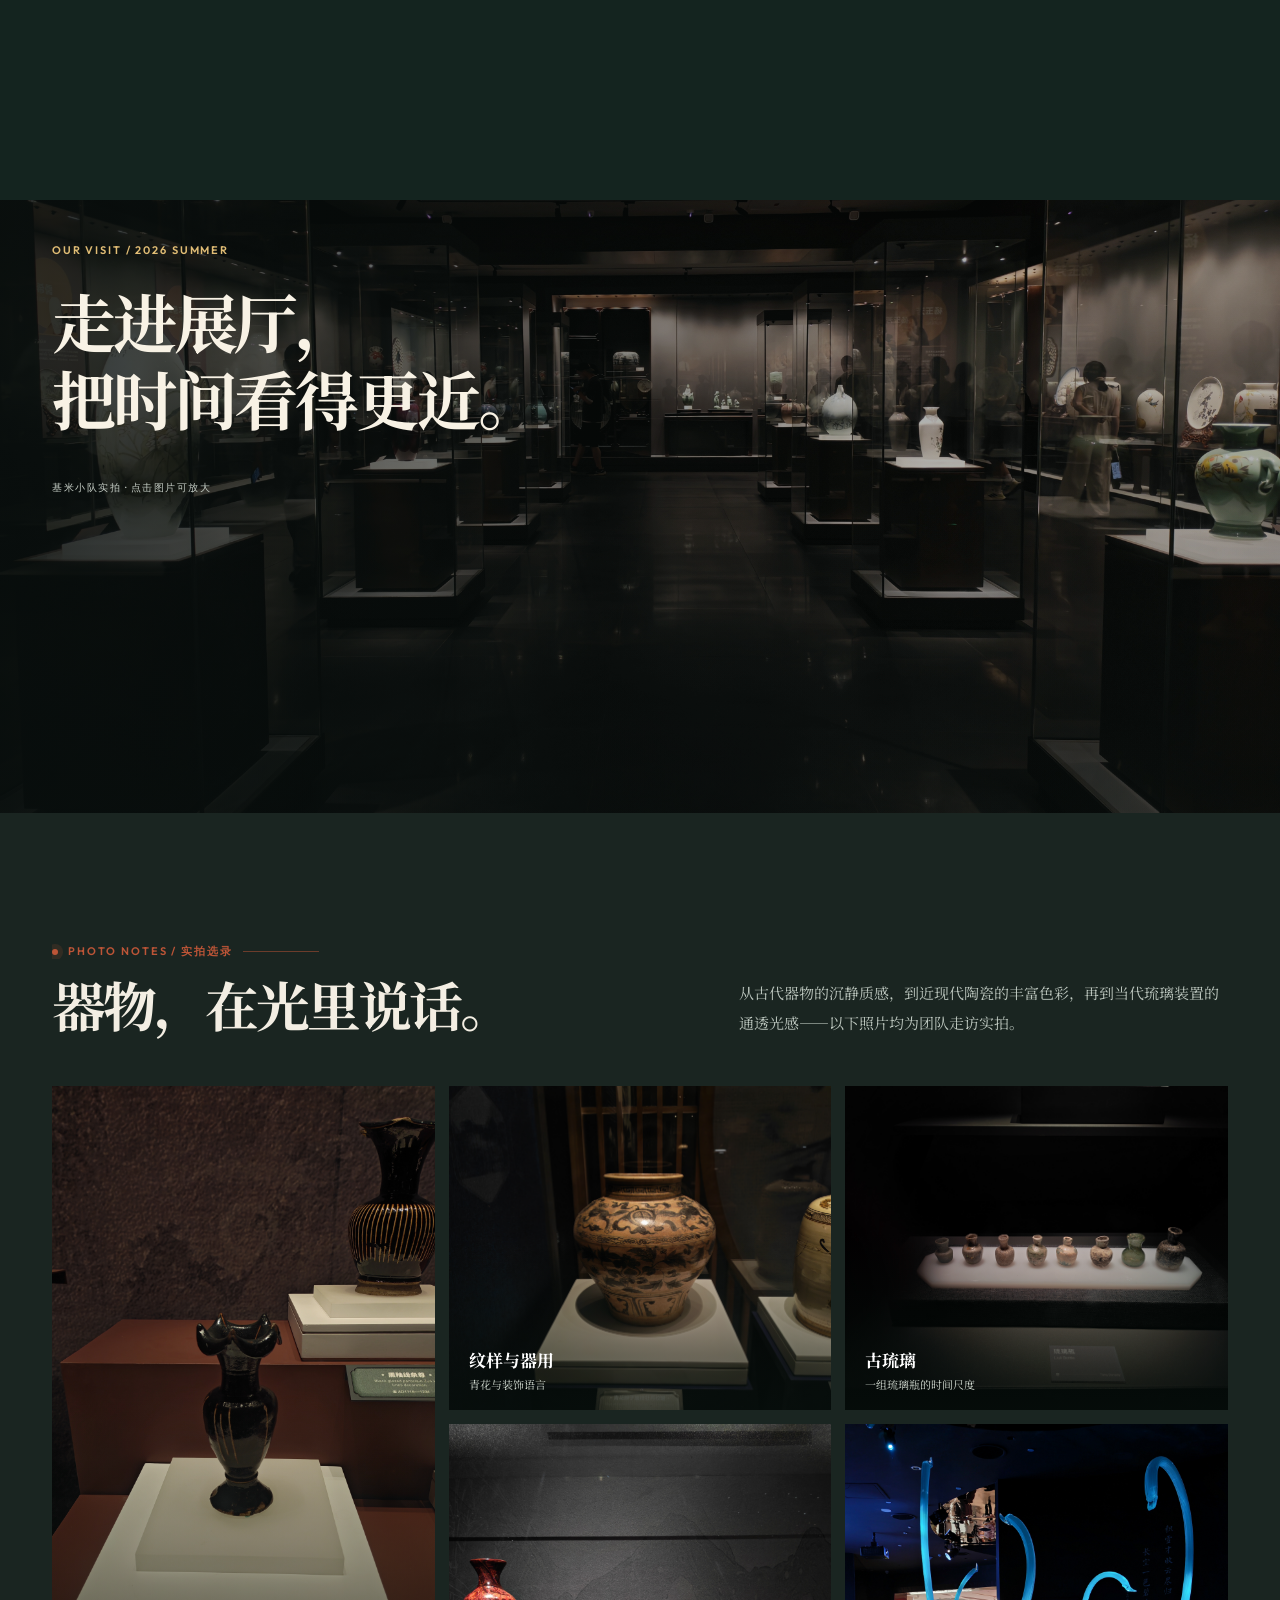
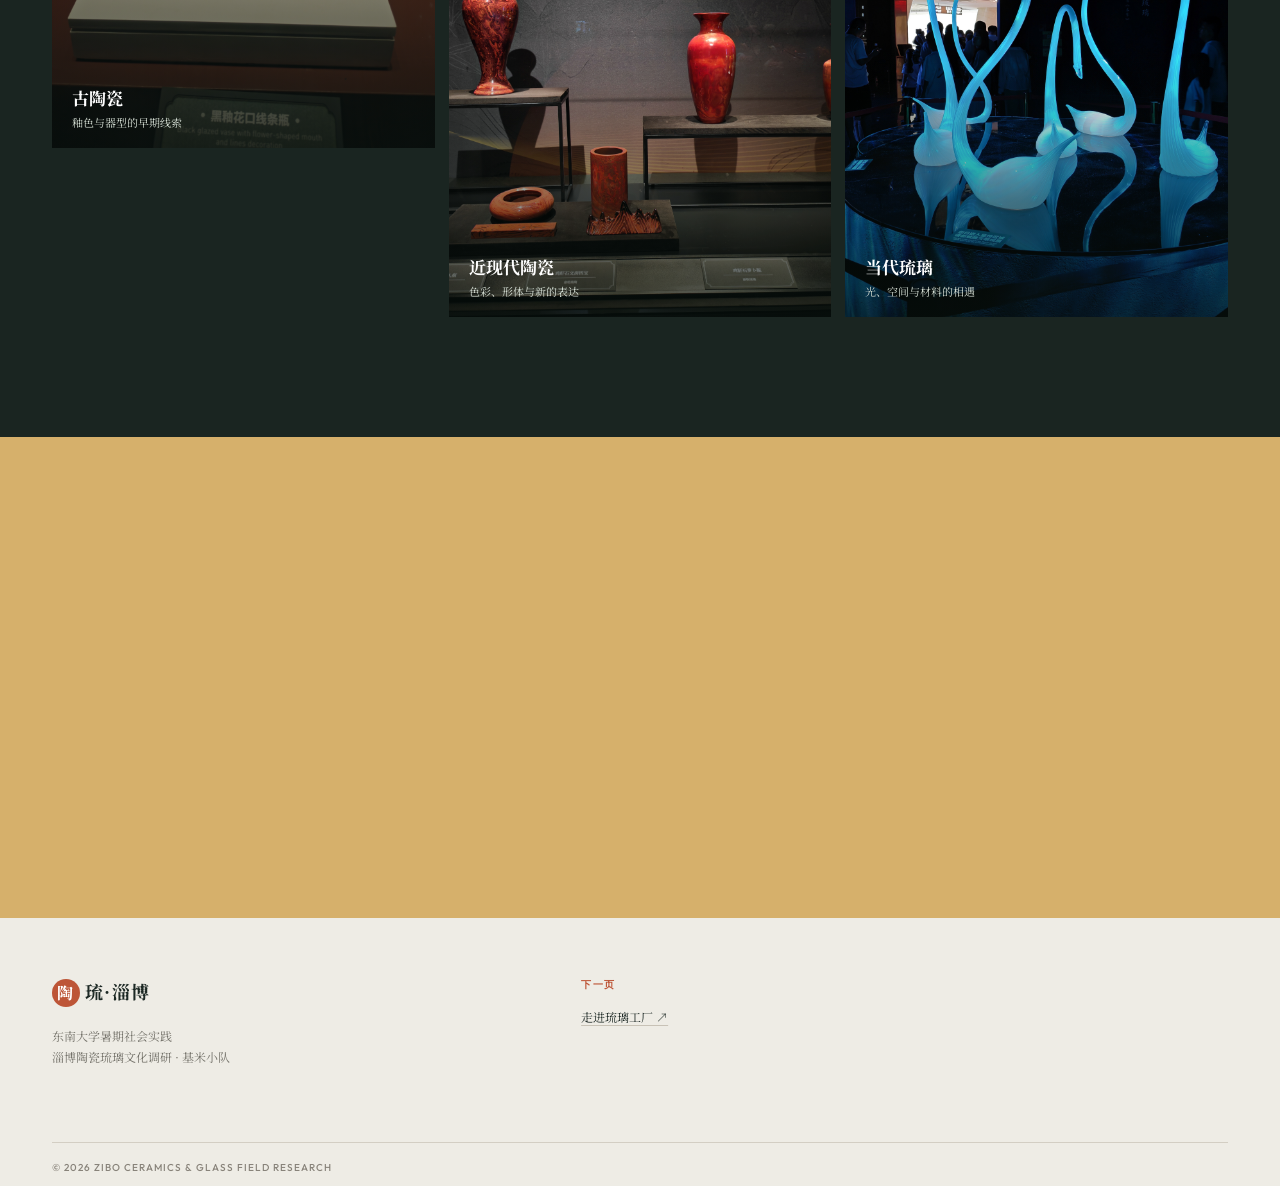
<file: museum.html>
<!doctype html>
<html lang="zh-CN">
  <head>
    <meta charset="UTF-8" />
    <meta name="viewport" content="width=device-width, initial-scale=1.0" />
    <meta name="description" content="基米小队淄博陶瓷琉璃博物馆实地走访记录。" />
    <title>博物馆｜寻陶问琉</title>
    <link rel="preconnect" href="https://fonts.googleapis.com" />
    <link rel="preconnect" href="https://fonts.gstatic.com" crossorigin />
    <link href="https://fonts.googleapis.com/css2?family=Noto+Serif+SC:wght@400;500;600;700;900&family=Outfit:wght@400;500;600;700&display=swap" rel="stylesheet" />
    <link rel="stylesheet" href="styles.css" />
  </head>
  <body class="inner-page museum-page">
    <div class="cursor-dot"></div><div class="cursor-ring"></div>
    <header class="nav-wrap">
      <a class="brand page-link" href="index.html"><span>陶</span>琉·淄博</a>
      <nav><a class="page-link" href="index.html">首页</a><a href="#layers">发展脉络</a><a href="#gallery">实拍展厅</a></nav>
      <a class="nav-cta page-link" href="archive.html">数字档案 ↗</a>
    </header>
    <main>
      <section class="inner-hero museum-hero">
        <p class="eyebrow">02 / MUSEUM FIELD VISIT · COMPLETED</p>
        <h1>在展柜之间，<br /><em>看见火的年轮。</em></h1>
        <p>我们已完成淄博陶瓷琉璃博物馆走访。从古陶瓷、古琉璃到近现代作品，器物的变化让材料、技艺与生活的关系变得可见。</p>
        <a href="#layers" class="down-cue">向下，进入展陈 <span>↓</span></a>
      </section>

      <section class="museum-visit-intro section" id="layers">
        <p class="section-tag">FIELD OBSERVATION / 现场观察</p>
        <div class="museum-visit-intro__grid">
          <h2>从古器到当代，<br />一座馆里的时间线。</h2>
          <div><p>沿着展厅行进，我们先在古陶瓷与早期琉璃器物中辨认材料和器型的起点；随后在釉色、纹样与日用器的变化中，看见技艺如何与审美、社会生活一同演变。</p><p>近现代展区则让我们看到，陶瓷和琉璃并未停留在“传统”之中：它们进入设计、礼赠、城市记忆与当代艺术，继续拥有新的形态。</p></div>
        </div>
        <div class="museum-timeline" aria-label="团队参观的展陈脉络">
          <article><span>01</span><h3>古陶与古琉璃</h3><p>从早期器物、釉色与玻璃小瓶中，追溯材料最初被塑造和烧成的方式。</p></article>
          <article><span>02</span><h3>纹样与器用</h3><p>青花、粉彩、雕塑与日用器，记录着功能、工艺与审美的相互变化。</p></article>
          <article><span>03</span><h3>当代再创造</h3><p>现代陶瓷、琉璃艺术与沉浸式装置，让传统材料在新的语境中继续发光。</p></article>
        </div>
      </section>

      <section class="museum-hero-image" aria-label="淄博陶瓷琉璃博物馆实拍展厅"><img src="assets/museum-gallery.jpg" alt="淄博陶瓷琉璃博物馆展厅实拍" /><div><p>OUR VISIT / 2026 SUMMER</p><h2>走进展厅，<br />把时间看得更近。</h2><span>基米小队实拍 · 点击图片可放大</span></div></section>

      <section class="museum-gallery section" id="gallery">
        <div class="museum-gallery__heading"><div><p class="section-tag">PHOTO NOTES / 实拍选录</p><h2>器物，在光里说话。</h2></div><p>从古代器物的沉静质感，到近现代陶瓷的丰富色彩，再到当代琉璃装置的通透光感——以下照片均为团队走访实拍。</p></div>
        <div class="museum-gallery__grid">
          <figure class="museum-shot museum-shot--tall"><img src="assets/museum-ancient-black-glaze.jpg" alt="黑釉古陶瓷展品" loading="lazy" /><figcaption><b>古陶瓷</b><span>釉色与器型的早期线索</span></figcaption></figure>
          <figure class="museum-shot"><img src="assets/museum-blue-white-jar.jpg" alt="青花瓷罐展品" loading="lazy" /><figcaption><b>纹样与器用</b><span>青花与装饰语言</span></figcaption></figure>
          <figure class="museum-shot"><img src="assets/museum-tang-glass-bottles.jpg" alt="唐代琉璃瓶展品" loading="lazy" /><figcaption><b>古琉璃</b><span>一组琉璃瓶的时间尺度</span></figcaption></figure>
          <figure class="museum-shot museum-shot--wide"><img src="assets/museum-modern-red-ceramics.jpg" alt="近现代红色陶瓷作品" loading="lazy" /><figcaption><b>近现代陶瓷</b><span>色彩、形体与新的表达</span></figcaption></figure>
          <figure class="museum-shot museum-shot--wide"><img src="assets/museum-blue-glass-installation.jpg" alt="蓝色琉璃艺术装置" loading="lazy" /><figcaption><b>当代琉璃</b><span>光、空间与材料的相遇</span></figcaption></figure>
        </div>
      </section>

      <section class="museum-reflection section">
        <p class="section-tag">OUR LENS / 走访收获</p>
        <div><h2>不是一条单线的历史，<br />而是一场持续的演变。</h2><p>这次走访让我们更清楚地认识到：陶瓷与琉璃的变化，并不只是器物外观的变化。原料、火候、造型、纹样与使用场景，始终与一座城市的生产、审美和生活相连。</p></div>
      </section>
    </main>
    <footer>
      <div><a class="brand page-link" href="index.html"><span>陶</span>琉·淄博</a><p>东南大学暑期社会实践<br />淄博陶瓷琉璃文化调研 · 基米小队</p></div>
      <div class="source-list"><p>下一页</p><a class="page-link" href="factory.html">走进琉璃工厂 ↗</a></div>
      <p class="copyright">© 2026 ZIBO CERAMICS &amp; GLASS FIELD RESEARCH</p>
    </footer>
    <div class="page-wipe"><span>陶 · 琉</span></div>
    <script src="script.js"></script>
  </body>
</html>
</file>
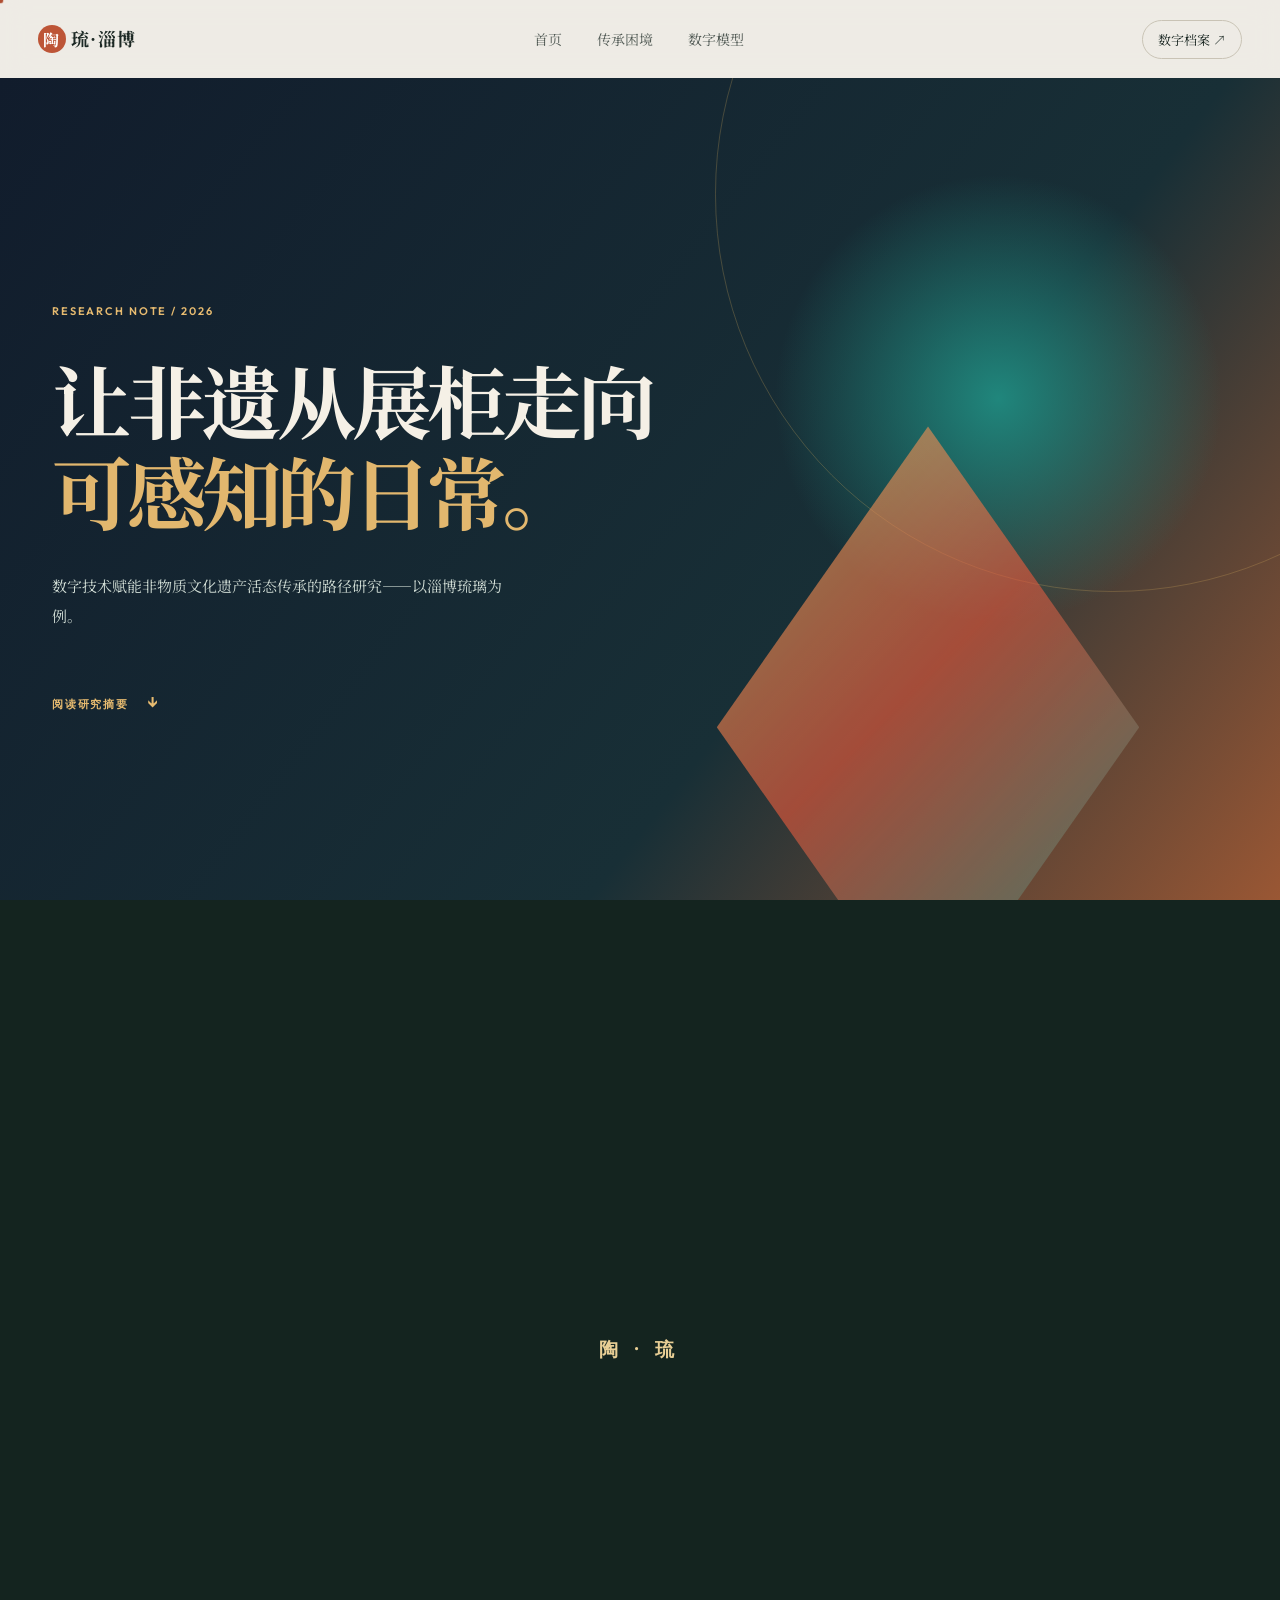
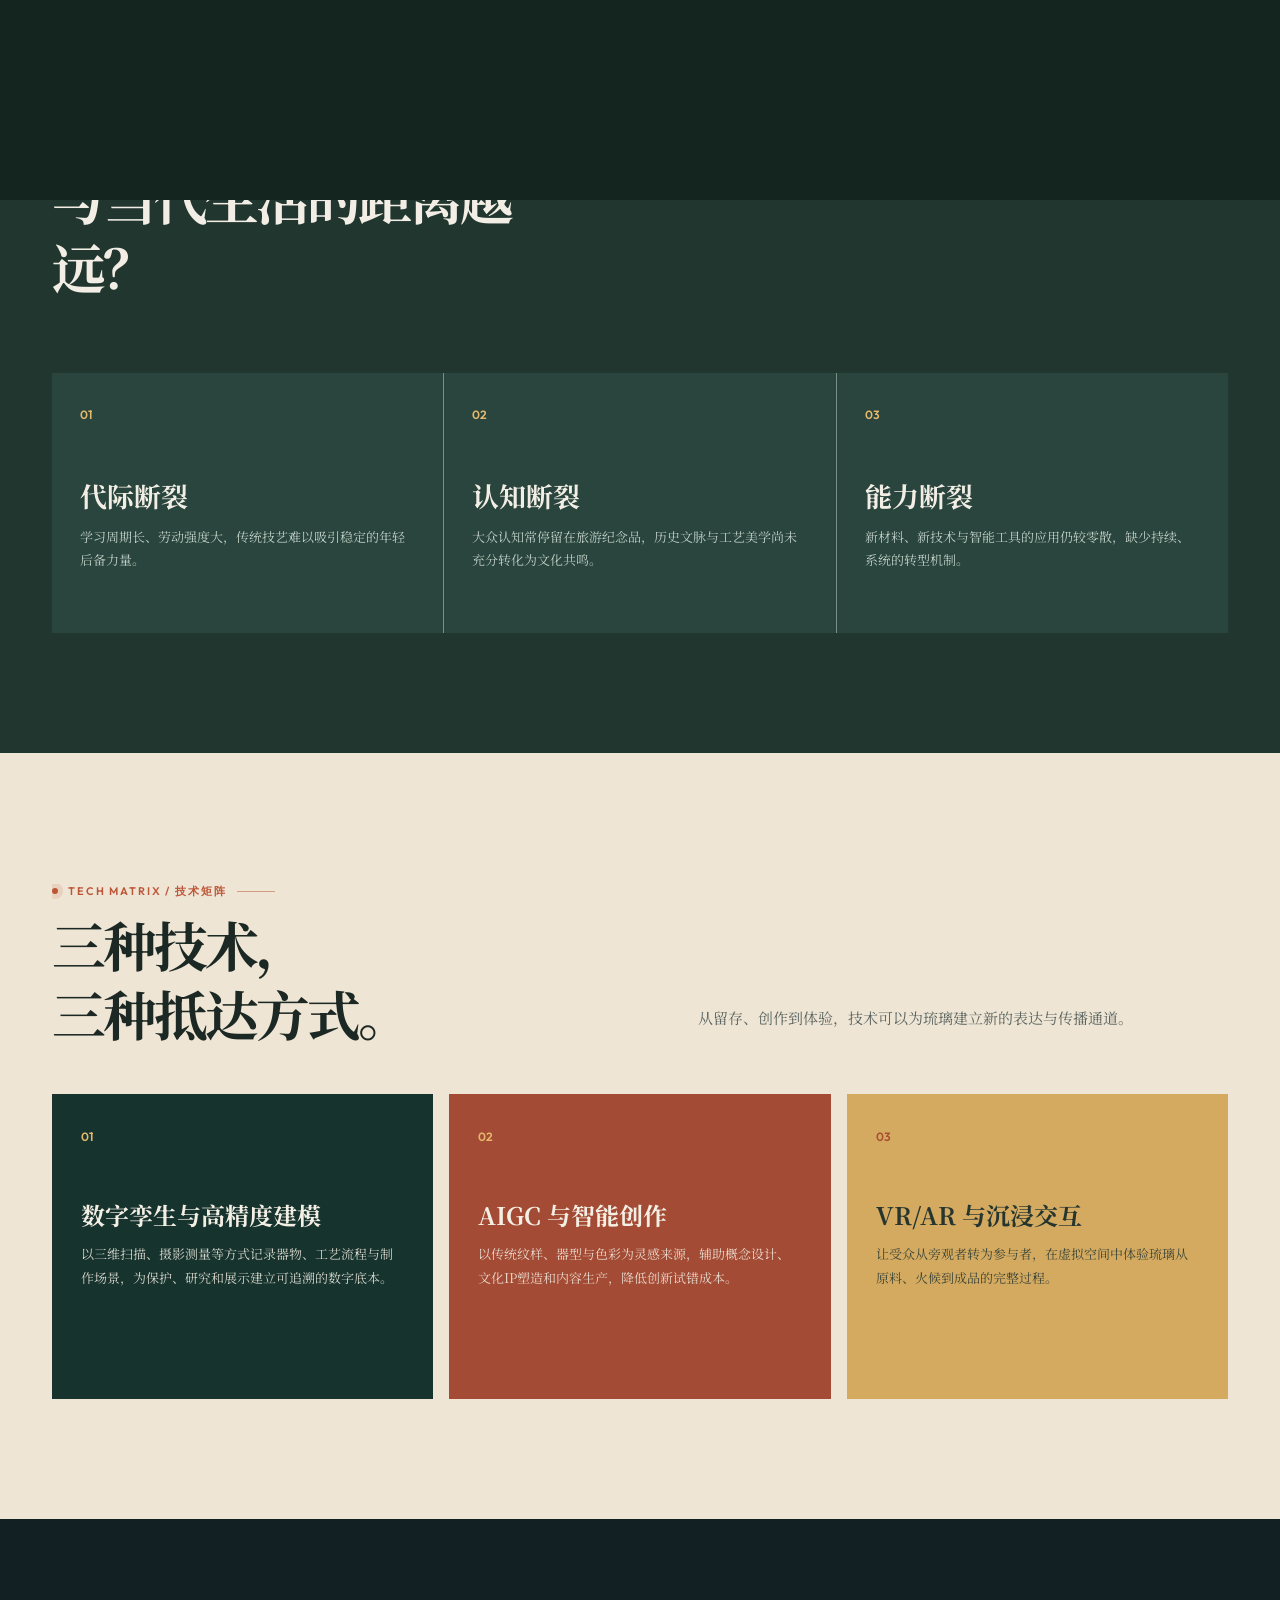
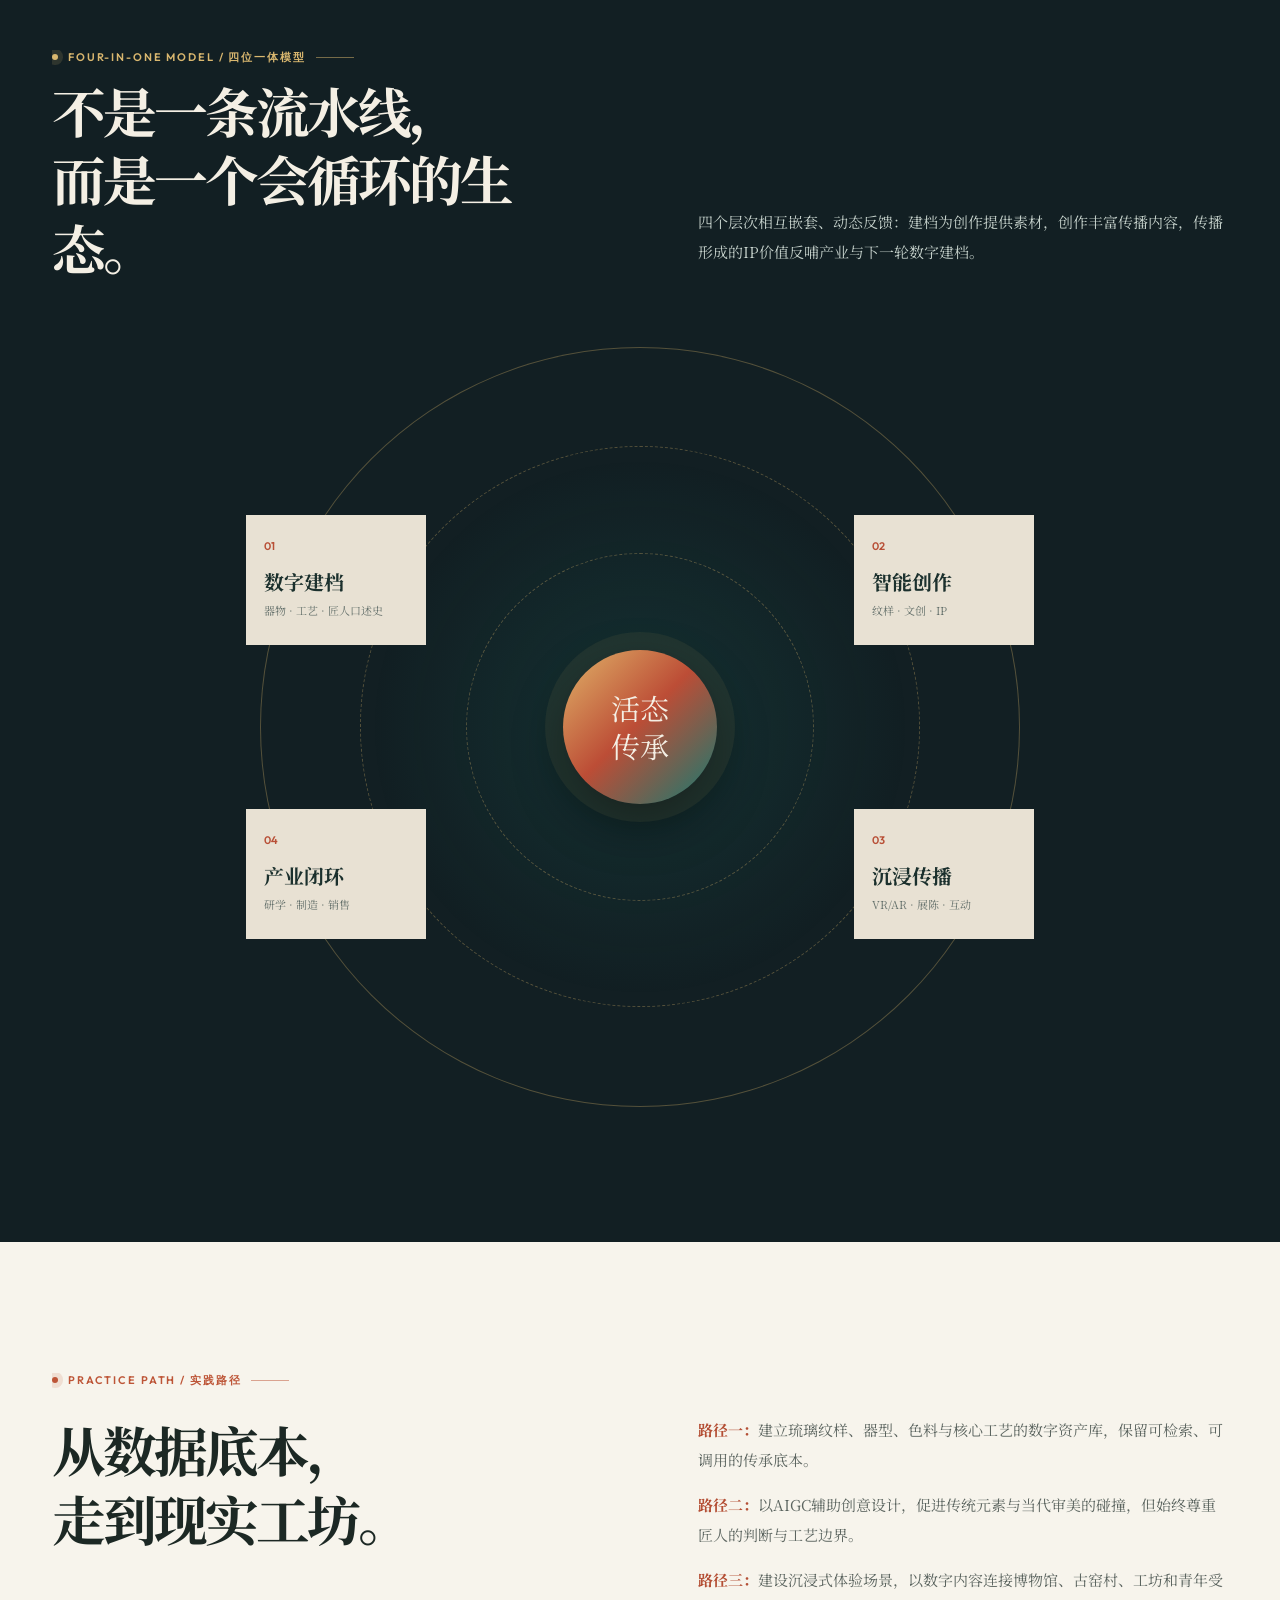
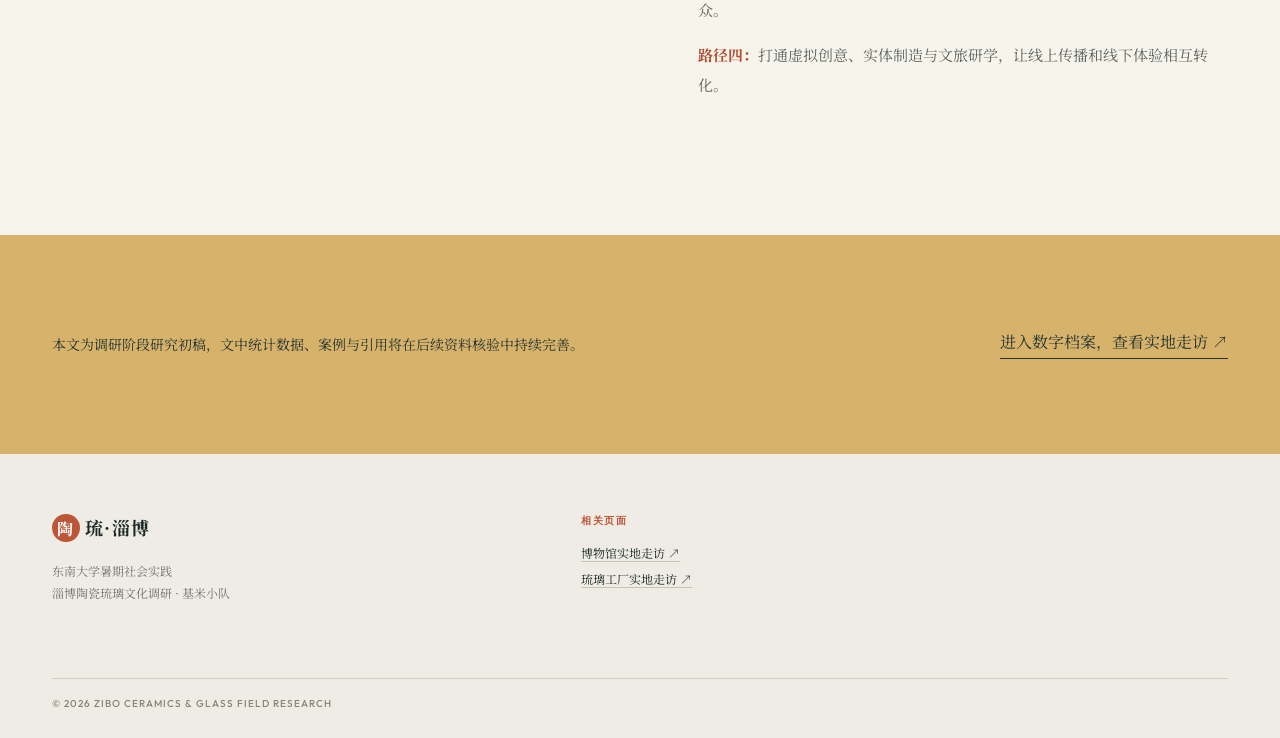
<file: research.html>
<!doctype html>
<html lang="zh-CN"><head><meta charset="UTF-8" /><meta name="viewport" content="width=device-width, initial-scale=1.0" /><meta name="description" content="数字技术赋能非物质文化遗产活态传承的路径研究——以淄博琉璃为例。" /><title>数字传承研究｜寻陶问琉</title><link rel="preconnect" href="https://fonts.googleapis.com" /><link rel="preconnect" href="https://fonts.gstatic.com" crossorigin /><link href="https://fonts.googleapis.com/css2?family=Noto+Serif+SC:wght@400;500;600;700;900&family=Outfit:wght@400;500;600;700&display=swap" rel="stylesheet" /><link rel="stylesheet" href="styles.css" /></head>
  <body class="inner-page research-page"><div class="cursor-dot"></div><div class="cursor-ring"></div><header class="nav-wrap"><a class="brand page-link" href="index.html"><span>陶</span>琉·淄博</a><nav><a class="page-link" href="index.html">首页</a><a href="#problem">传承困境</a><a href="#model">数字模型</a></nav><a class="nav-cta page-link" href="archive.html">数字档案 ↗</a></header><main>
    <section class="inner-hero research-hero"><p class="eyebrow">RESEARCH NOTE / 2026</p><h1>让非遗从展柜走向<br /><em>可感知的日常。</em></h1><p>数字技术赋能非物质文化遗产活态传承的路径研究——以淄博琉璃为例。</p><a class="down-cue" href="#abstract">阅读研究摘要 <span>↓</span></a></section>
    <section class="research-abstract section" id="abstract"><p class="section-tag">ABSTRACT / 摘要</p><div class="research-copy"><h2>技术不是替代，<br />而是让传统被重新参与。</h2><div><p>淄博琉璃拥有千年历史积淀与完整工艺体系，却在数字化转型中面临技艺断层、传播乏力与创新不足等问题。本研究聚焦数字孪生、AIGC、VR等技术，探索“数字建档—智能创作—沉浸传播—产业闭环”的数字化传承路径。</p><p>关键不在于用技术取代手工，而在于构建“虚拟—现实”联动的数字生态，使传统工艺从“物的展览”转向可感知、可参与、可共创的活态文化体验。</p></div></div><p class="research-keywords"><b>关键词</b><span>非物质文化遗产</span><span>淄博琉璃</span><span>数字化传承</span><span>数字孪生</span><span>AIGC</span></p></section>
    <section class="research-problem section" id="problem"><p class="section-tag">THE QUESTION / 问题提出</p><div class="research-copy"><h2>技艺越古老，<br />与当代生活的距离越远？</h2><p>淄博琉璃的历史可追溯至元末明初，博山在明清时期已是重要的琉璃制造中心。当下，产业仍保有深厚的文化积淀和多元主体，但也面临“年轻人难以进入、文化价值未被充分理解、数字应用零散”的结构性挑战。</p></div><div class="research-fractures"><article><span>01</span><h3>代际断裂</h3><p>学习周期长、劳动强度大，传统技艺难以吸引稳定的年轻后备力量。</p></article><article><span>02</span><h3>认知断裂</h3><p>大众认知常停留在旅游纪念品，历史文脉与工艺美学尚未充分转化为文化共鸣。</p></article><article><span>03</span><h3>能力断裂</h3><p>新材料、新技术与智能工具的应用仍较零散，缺少持续、系统的转型机制。</p></article></div></section>
    <section class="research-matrix section"><p class="section-tag">TECH MATRIX / 技术矩阵</p><div class="research-matrix__head"><h2>三种技术，<br />三种抵达方式。</h2><p>从留存、创作到体验，技术可以为琉璃建立新的表达与传播通道。</p></div><div class="research-tech"><article><b>01</b><h3>数字孪生与高精度建模</h3><p>以三维扫描、摄影测量等方式记录器物、工艺流程与制作场景，为保护、研究和展示建立可追溯的数字底本。</p></article><article><b>02</b><h3>AIGC 与智能创作</h3><p>以传统纹样、器型与色彩为灵感来源，辅助概念设计、文化IP塑造和内容生产，降低创新试错成本。</p></article><article><b>03</b><h3>VR/AR 与沉浸交互</h3><p>让受众从旁观者转为参与者，在虚拟空间中体验琉璃从原料、火候到成品的完整过程。</p></article></div></section>
    <section class="research-model section" id="model"><p class="section-tag">FOUR-IN-ONE MODEL / 四位一体模型</p><div class="research-model__head"><h2>不是一条流水线，<br />而是一个会循环的生态。</h2><p>四个层次相互嵌套、动态反馈：建档为创作提供素材，创作丰富传播内容，传播形成的IP价值反哺产业与下一轮数字建档。</p></div><div class="model-orbit" aria-label="数字建档、智能创作、沉浸传播、产业闭环构成的循环模型"><div class="model-core">活态<br />传承</div><article class="model-node model-node--one"><b>01</b><h3>数字建档</h3><p>器物 · 工艺 · 匠人口述史</p></article><article class="model-node model-node--two"><b>02</b><h3>智能创作</h3><p>纹样 · 文创 · IP</p></article><article class="model-node model-node--three"><b>03</b><h3>沉浸传播</h3><p>VR/AR · 展陈 · 互动</p></article><article class="model-node model-node--four"><b>04</b><h3>产业闭环</h3><p>研学 · 制造 · 销售</p></article></div></section>
    <section class="research-action section"><p class="section-tag">PRACTICE PATH / 实践路径</p><div class="research-copy"><h2>从数据底本，<br />走到现实工坊。</h2><div><p><b>路径一：</b>建立琉璃纹样、器型、色料与核心工艺的数字资产库，保留可检索、可调用的传承底本。</p><p><b>路径二：</b>以AIGC辅助创意设计，促进传统元素与当代审美的碰撞，但始终尊重匠人的判断与工艺边界。</p><p><b>路径三：</b>建设沉浸式体验场景，以数字内容连接博物馆、古窑村、工坊和青年受众。</p><p><b>路径四：</b>打通虚拟创意、实体制造与文旅研学，让线上传播和线下体验相互转化。</p></div></div></section>
    <section class="research-note"><p>本文为调研阶段研究初稿，文中统计数据、案例与引用将在后续资料核验中持续完善。</p><a class="page-link" href="archive.html">进入数字档案，查看实地走访 ↗</a></section>
  </main><footer><div><a class="brand page-link" href="index.html"><span>陶</span>琉·淄博</a><p>东南大学暑期社会实践<br />淄博陶瓷琉璃文化调研 · 基米小队</p></div><div class="source-list"><p>相关页面</p><a class="page-link" href="museum.html">博物馆实地走访 ↗</a><a class="page-link" href="factory.html">琉璃工厂实地走访 ↗</a></div><p class="copyright">© 2026 ZIBO CERAMICS &amp; GLASS FIELD RESEARCH</p></footer><div class="page-wipe"><span>陶 · 琉</span></div><script src="script.js"></script></body>
</html>
</file>
<file: styles.css>
:root{--ink:#1c2824;--cream:#f4f0e7;--paper:#faf8f2;--terra:#bd5537;--gold:#d5a757;--glass:#2f8378;--muted:#74726a}*{box-sizing:border-box}html{scroll-behavior:smooth}body{margin:0;background:var(--paper);color:var(--ink);font-family:"Noto Serif SC","Songti SC",serif}.page-noise{position:fixed;inset:0;opacity:.035;pointer-events:none;z-index:9;background-image:url("data:image/svg+xml,%3Csvg viewBox='0 0 180 180' xmlns='http://www.w3.org/2000/svg'%3E%3Cfilter id='n'%3E%3CfeTurbulence type='fractalNoise' baseFrequency='.9' numOctaves='4' stitchTiles='stitch'/%3E%3C/filter%3E%3Crect width='100%25' height='100%25' filter='url(%23n)' opacity='.8'/%3E%3C/svg%3E")}a{color:inherit;text-decoration:none}.nav-wrap{height:78px;max-width:1280px;margin:auto;padding:0 38px;display:flex;align-items:center;justify-content:space-between;position:relative;z-index:2}.brand{font-weight:700;font-size:18px;letter-spacing:.08em}.brand span{display:inline-grid;place-items:center;width:28px;height:28px;margin-right:5px;border-radius:50%;background:var(--terra);color:white;font-size:16px}.nav-wrap nav{display:flex;gap:35px;font-size:14px}.nav-wrap nav a{opacity:.75;transition:.2s}.nav-wrap nav a:hover{opacity:1;color:var(--terra)}.nav-cta{font-size:13px;padding:9px 15px;border:1px solid #c9c3b5;border-radius:20px}.hero{min-height:676px;max-width:1280px;margin:auto;padding:75px 72px 52px;display:grid;grid-template-columns:1.05fr .95fr;position:relative;overflow:hidden;background:#e9ddd0}.hero:before{content:"";position:absolute;left:0;right:0;top:0;height:5px;background:linear-gradient(90deg,var(--terra),var(--gold),var(--glass))}.hero-copy{position:relative;z-index:1}.eyebrow,.section-tag{font-family:Outfit,sans-serif;font-size:11px;letter-spacing:.17em;font-weight:600;color:var(--terra)}.eyebrow span{width:28px;height:1px;background:var(--terra);display:inline-block;margin:0 9px 4px 0}.hero h1{font-size:62px;line-height:1.18;letter-spacing:.03em;margin:30px 0 22px;font-weight:700}.hero h1 em{font-style:normal;color:var(--terra)}.hero-text{max-width:440px;color:#48534c;font-size:16px;line-height:2}.hero-actions{display:flex;align-items:center;gap:26px;margin-top:34px}.button{font-size:14px;padding:14px 19px;display:inline-block}.button.primary{background:var(--ink);color:#fff}.button b{padding-left:14px;font-size:18px}.text-link{font-size:14px;border-bottom:1px solid var(--ink);padding-bottom:4px}.text-link span,.card-link span{color:var(--terra);margin-left:9px}.hero-art{position:relative;height:440px;align-self:center}.sun{position:absolute;width:254px;height:254px;border-radius:50%;right:15%;top:20px;background:#dcad58;box-shadow:0 0 70px #edce98}.vase{position:absolute;background:linear-gradient(120deg,#b64930,#de8062 45%,#9b3828);bottom:25px;filter:drop-shadow(15px 12px 0 rgba(67,56,45,.13))}.vase:after{content:"";position:absolute;background:rgba(255,255,255,.2);border-radius:50%;inset:18% 70% 35% 12%;transform:rotate(-24deg)}.vase-one{right:16%;width:150px;height:240px;border-radius:42% 42% 28% 28%/24% 24% 18% 18%;clip-path:polygon(29% 0,71% 0,65% 15%,82% 29%,76% 90%,61% 100%,39% 100%,24% 90%,18% 29%,35% 15%)}.vase-two{right:42%;width:95px;height:180px;bottom:25px;background:linear-gradient(120deg,#346d68,#6aa99d 47%,#1d514e);clip-path:polygon(30% 0,70% 0,61% 17%,81% 39%,70% 100%,30% 100%,19% 39%,39% 17%)}.glass-orb{position:absolute;border-radius:50%;background:radial-gradient(circle at 28% 25%,#fff9,transparent 20%),linear-gradient(140deg,#f4c66b,#c25435 55%,#682d29);box-shadow:inset -8px -10px 20px #4a272766,6px 8px 18px #47352a44}.orb-one{width:80px;height:80px;right:54%;top:87px}.orb-two{width:47px;height:47px;right:10%;top:161px}.orb-three{width:31px;height:31px;right:30%;top:0}.art-mark{font:600 10px/1.35 Outfit,sans-serif;letter-spacing:.22em;position:absolute;bottom:14px;left:0;color:#695445}.hero-foot{position:absolute;bottom:24px;left:72px;right:72px;display:flex;justify-content:space-between;font:500 10px Outfit,sans-serif;letter-spacing:.13em;color:#74675c}.scroll{display:flex;align-items:center;gap:9px}.scroll i{display:inline-block;width:48px;height:1px;background:#74675c}.section{max-width:1140px;margin:auto;padding:120px 0}.intro-grid{display:grid;grid-template-columns:1.1fr .9fr;gap:100px;margin-top:28px}.intro h2,.notes h2,.craft h2{font-size:38px;line-height:1.45;margin:0}.intro-grid p{line-height:2;color:#4b554e;margin:0 0 16px;font-size:15px}.fact-row{margin-top:70px;display:grid;grid-template-columns:repeat(3,1fr);border-top:1px solid #cfcabe;border-bottom:1px solid #cfcabe}.fact-row article{padding:26px 20px 24px 0;border-right:1px solid #cfcabe}.fact-row article:not(:first-child){padding-left:30px}.fact-row article:last-child{border:0}.fact-row strong{font:600 32px Outfit,sans-serif;color:var(--terra)}.fact-row strong span{font-size:18px}.fact-row p{font-size:14px;line-height:1.7;margin:7px 0 0}.fact-row small{font-size:11px;color:var(--muted)}.routes{max-width:none;background:var(--ink);color:#f8f2e9;padding:105px max(calc((100vw - 1140px)/2),40px)}.section-head{display:flex;justify-content:space-between;align-items:end;margin-bottom:35px}.section-head>p:last-child{font-size:14px;color:#d2d8d0;margin:0}.route-list{display:grid;grid-template-columns:1fr 1fr;gap:22px}.route-card{min-height:510px;padding:37px;position:relative;overflow:hidden}.route-card.museum{background:#dad8cc;color:#27322b}.route-card.market{background:#bd5537}.route-count{font:500 16px Outfit,sans-serif;opacity:.8}.route-label{font:600 10px Outfit,sans-serif;letter-spacing:.17em;margin:52px 0 12px}.route-card h3{font-size:35px;line-height:1.35;margin:0}.route-copy{position:relative;z-index:1;max-width:350px;font-size:13px;line-height:1.8;margin:18px 0}.route-card ul{position:relative;z-index:1;padding:0;list-style:none;font-size:12px;line-height:2.1}.route-card li:before{content:"—";margin-right:6px}.card-link{position:absolute;z-index:2;bottom:36px;font-size:13px;border-bottom:1px solid currentColor;padding-bottom:4px}.arch{position:absolute;right:-50px;bottom:-44px;width:255px;height:345px;border-radius:130px 130px 0 0}.arch:before{content:"";position:absolute;inset:18px 18px 0;border-radius:120px 120px 0 0}.art-museum{background:#a4ad9f}.art-museum:before{background:linear-gradient(150deg,#2c786f,#c1ad62 75%)}.art-museum div{position:absolute;width:150px;height:180px;border-radius:50% 50% 20% 20%;background:#dfbb72;left:52px;bottom:28px;z-index:1;clip-path:polygon(34% 0,66% 0,62% 17%,85% 42%,70% 100%,30% 100%,15% 42%,38% 17%)}.art-market{background:#873625}.art-market:before{background:linear-gradient(135deg,#ebaf75,#9c3a27)}.art-market div{position:absolute;width:105px;height:105px;border-radius:50%;background:#f4d278;left:63px;bottom:74px;box-shadow:inset -13px -12px 20px #a5362966}.craft{display:grid;grid-template-columns:.95fr 1.05fr;gap:90px;align-items:center}.craft-visual{height:440px;background:#d8ded4;position:relative;overflow:hidden;display:grid;place-items:center}.craft-core{position:relative;z-index:2;display:grid;place-items:center;width:160px;height:160px;border-radius:50%;font-size:63px;color:#fff7e8;background:radial-gradient(circle at 31% 24%,#ffd79b,#dc7a3c 45%,#8a3727);box-shadow:inset -12px -15px 30px #632d2088,18px 18px #adbdad}.ring{position:absolute;border:1px solid #4e776e;border-radius:50%}.ring-a{width:310px;height:310px}.ring-b{width:460px;height:460px;border-color:#78958d}.craft-visual span{position:absolute;bottom:30px;left:32px;font:600 11px/1.45 Outfit,sans-serif;letter-spacing:.17em;color:#47746a}.craft-copy>p:not(.section-tag){line-height:2;color:#4b554e;font-size:14px}.accordion{border-top:1px solid #d4cfc1;margin-top:30px}.accordion details{border-bottom:1px solid #d4cfc1;padding:13px 0}.accordion summary{list-style:none;cursor:pointer;font-size:15px}.accordion summary::-webkit-details-marker{display:none}.accordion summary b{font:500 11px Outfit,sans-serif;color:var(--terra);margin-right:16px}.accordion summary i{float:right;font-size:20px;font-style:normal;line-height:.8}.accordion details[open] summary i{transform:rotate(45deg)}.accordion details p{font-size:12px;line-height:1.9;color:#66706a;margin:10px 0 0 30px}.notes{padding-bottom:140px}.notes-heading{display:flex;justify-content:space-between;align-items:end}.notes-heading h2{font-size:39px}.note-grid{display:grid;grid-template-columns:1.25fr 1fr 1fr;gap:14px;margin-top:40px}.note{min-height:280px;padding:29px;background:#e6e2d8;display:flex;flex-direction:column}.note.active{background:var(--glass);color:white}.note span{font:600 10px Outfit,sans-serif;letter-spacing:.14em;color:var(--gold)}.note h3{font-size:22px;margin:51px 0 10px}.note p{font-size:12px;line-height:1.8;margin:0;color:#4d5851}.note.active p{color:#e0eeea}.note b{font-size:10px;font-weight:400;margin-top:auto;letter-spacing:.05em}.output{max-width:none;background:#e8d7bd;padding:88px max(calc((100vw - 1140px)/2),40px)}.output-line{display:grid;grid-template-columns:90px 1.15fr .85fr;border-top:1px solid #c1a884;padding:22px 0;align-items:center}.output-line:last-child{border-bottom:1px solid #c1a884}.output-line span{font:500 14px Outfit,sans-serif;color:var(--terra)}.output-line h3{margin:0;font-size:27px}.output-line p{font-size:13px;color:#675f54}footer{max-width:1140px;margin:auto;padding:60px 0 28px;display:grid;grid-template-columns:1fr 1.35fr;gap:50px;position:relative}footer .brand{display:block;margin-bottom:18px}footer>div>p{font-size:12px;line-height:1.8;color:var(--muted)}.source-list{display:flex;flex-direction:column;gap:7px;font-size:12px;line-height:1.6}.source-list p{font:600 10px Outfit,sans-serif;letter-spacing:.15em;color:var(--terra);margin:0 0 8px}.source-list a{text-decoration:underline;text-decoration-color:#c8c2b6;text-underline-offset:3px}.copyright{grid-column:1/-1;border-top:1px solid #d3cec3;padding-top:18px;margin:12px 0 0;font:500 10px Outfit,sans-serif;letter-spacing:.1em;color:#88837a}@media(max-width:760px){.nav-wrap{padding:0 20px}.nav-wrap nav,.nav-cta{display:none}.hero{display:block;min-height:700px;padding:55px 28px 50px}.hero h1{font-size:43px}.hero-art{height:295px;margin-top:25px}.sun{width:190px;height:190px}.vase-one{transform:scale(.73);transform-origin:bottom right}.vase-two{transform:scale(.72);transform-origin:bottom right}.hero-foot{left:28px;right:28px}.hero-foot span:last-child{display:none}.section{padding:75px 25px}.intro-grid,.craft{grid-template-columns:1fr;gap:28px}.intro h2,.notes h2,.craft h2{font-size:31px}.fact-row{grid-template-columns:1fr}.fact-row article,.fact-row article:not(:first-child){padding:18px 0;border-right:0;border-bottom:1px solid #cfcabe}.fact-row article:last-child{border-bottom:0}.routes,.output{padding:70px 25px}.section-head,.notes-heading{display:block}.section-head>p:last-child{margin-top:16px}.route-list,.note-grid{grid-template-columns:1fr}.route-card{min-height:470px}.craft-visual{height:340px;grid-row:2}.output-line{grid-template-columns:45px 1fr}.output-line p{display:none}.output-line h3{font-size:21px}footer{margin:0 25px;padding:45px 0 25px;grid-template-columns:1fr;gap:26px}.copyright{margin-top:0}}

/* Motion and art-direction pass — original visual system, inspired only by the reference site's editorial pacing. */
html{cursor:none}body{overflow-x:hidden}.loading-screen{position:fixed;z-index:100;inset:0;background:#14241f;color:#f6f0e6;display:grid;place-items:center;align-content:center;gap:18px;transition:transform 1s cubic-bezier(.76,0,.24,1)}.loading-mark{width:74px;height:74px;border:1px solid #d7a956;border-radius:50%;display:grid;place-items:center;color:#e9cf95;font-size:32px;animation:loaderTurn 1.8s ease-in-out infinite}.loading-screen p{font:500 10px Outfit,sans-serif;letter-spacing:.28em;margin:0}.loading-screen span{display:inline-block;width:26px}.loading-screen.is-loaded{transform:translateY(-100%)}.cursor-dot,.cursor-ring{position:fixed;z-index:120;left:0;top:0;pointer-events:none;border-radius:50%;mix-blend-mode:multiply}.cursor-dot{width:7px;height:7px;background:#bd5537;transform:translate(-50%,-50%)}.cursor-ring{width:34px;height:34px;border:1px solid #bd5537;transform:translate(-50%,-50%);transition:width .25s,height .25s,background .25s}.cursor-ring.is-hover{width:56px;height:56px;background:#bd55371a}.nav-wrap{position:sticky;top:0;background:#faf8f2d9;backdrop-filter:blur(14px);max-width:none;padding-left:max(calc((100vw - 1204px)/2),38px);padding-right:max(calc((100vw - 1204px)/2),38px);transition:height .4s,box-shadow .4s}.nav-wrap.is-scrolled{height:62px;box-shadow:0 8px 25px #1c282409}.hero{max-width:none;min-height:calc(100svh - 78px);padding-left:max(calc((100vw - 1136px)/2),72px);padding-right:max(calc((100vw - 1136px)/2),72px);background:radial-gradient(circle at 76% 30%,#efd5af 0,transparent 26%),#e9ddd0}.hero:after{content:"";position:absolute;width:48vw;height:48vw;border:1px solid #876f5a38;border-radius:50%;right:-15vw;top:-12vw}.hero-copy{align-self:center}.hero h1{font-size:clamp(52px,6vw,90px);letter-spacing:-.035em}.hero h1 em{display:inline-block;animation:softFloat 5s ease-in-out infinite}.hero-text{max-width:415px}.hero-art{will-change:transform}.sun{animation:breath 5s ease-in-out infinite}.glass-orb{animation:orbFloat 6s ease-in-out infinite}.orb-two{animation-delay:-2s}.orb-three{animation-delay:-4s}.vase{transition:transform .8s cubic-bezier(.23,1,.32,1)}.hero:hover .vase-one{transform:translateY(-10px) rotate(2deg)}.hero:hover .vase-two{transform:translateY(4px) rotate(-2deg)}.section{position:relative}.section-tag{display:flex;gap:10px;align-items:center}.section-tag:after{content:"";width:38px;height:1px;background:currentColor;opacity:.5}.intro-grid h2,.craft h2,.notes h2{letter-spacing:-.035em}.fact-row article{transition:background .4s,padding .4s}.fact-row article:hover{background:#eee8da;padding-left:17px}.route-card{transform-style:preserve-3d;transition:box-shadow .45s cubic-bezier(.23,1,.32,1)}.route-card:hover{box-shadow:0 24px 45px #0004}.route-card>*:not(.arch){transform:translateZ(28px)}.route-card:after{content:"";position:absolute;inset:0;background:linear-gradient(120deg,#ffffff26,transparent 36%);opacity:0;transition:.45s}.route-card:hover:after{opacity:1}.arch{transition:transform .7s cubic-bezier(.23,1,.32,1)}.route-card:hover .arch{transform:translate(-13px,-9px) rotate(-3deg)}.craft-visual:before{content:"";position:absolute;inset:12px;border:1px solid #4e776e66}.ring{animation:spin 26s linear infinite}.ring-b{animation-direction:reverse;animation-duration:35s}.craft-core{animation:breath 5s ease-in-out infinite}.accordion details{transition:background .3s,padding .3s}.accordion details[open]{background:#edf0e9;padding-left:14px;padding-right:14px}.note{transition:transform .4s cubic-bezier(.23,1,.32,1),box-shadow .4s}.note:hover{transform:translateY(-9px);box-shadow:0 17px 28px #1c282425}.output-line{transition:padding .35s,background .35s}.output-line:hover{padding-left:20px;background:#e0c9aa}.output-line h3{transition:letter-spacing .35s}.output-line:hover h3{letter-spacing:.03em}.reveal{opacity:0;transform:translateY(30px);transition:opacity .85s cubic-bezier(.16,1,.3,1),transform .85s cubic-bezier(.16,1,.3,1)}.reveal.in-view{opacity:1;transform:none}.hero-copy>*{animation:heroEnter .9s both cubic-bezier(.16,1,.3,1)}.hero-copy .eyebrow{animation-delay:.35s}.hero-copy h1{animation-delay:.46s}.hero-copy .hero-text{animation-delay:.58s}.hero-copy .hero-actions{animation-delay:.7s}@keyframes loaderTurn{50%{transform:rotate(180deg);border-radius:20%}}@keyframes heroEnter{from{opacity:0;transform:translateY(25px)}to{opacity:1;transform:none}}@keyframes softFloat{50%{transform:translateY(-5px)}}@keyframes breath{50%{transform:scale(1.045)}}@keyframes orbFloat{50%{transform:translateY(-13px) translateX(7px)}}@keyframes spin{to{transform:rotate(360deg)}}@media(max-width:760px){html{cursor:auto}.cursor-dot,.cursor-ring{display:none}.nav-wrap{padding-left:20px;padding-right:20px}.hero{min-height:680px}.hero:after{width:80vw;height:80vw}.loading-screen{display:none}.route-card:hover,.note:hover{transform:none}.hero:hover .vase-one{transform:scale(.73);transform-origin:bottom right}.hero:hover .vase-two{transform:scale(.72);transform-origin:bottom right}}
</file>
<file: site-v2.css>
/* Second visual layer: dark gallery palette, image treatment, and page choreography. */
.hero-photo:before{content:"";position:absolute;inset:0;opacity:.14;background:url('https://dimg04.c-ctrip.com/images/25t0e12000gkhucin9310_W_2048_1536.png_.webp?_fr=wc') center/cover;mix-blend-mode:multiply;filter:contrast(1.18) saturate(.65)}
.page-wipe{position:fixed;inset:0;background:#14241f;z-index:150;transform:translateY(100%);pointer-events:none;display:grid;place-items:center;color:#e9cf95;font:600 19px Outfit,sans-serif;letter-spacing:.35em;transition:transform .75s cubic-bezier(.76,0,.24,1)}.page-wipe.is-active{transform:none}
.inner-page{background:#eeece5}.inner-page .nav-wrap{background:#eeece5cc}.inner-hero{min-height:calc(100svh - 78px);padding:15vh max(calc((100vw - 1140px)/2),40px) 12vh;display:flex;flex-direction:column;justify-content:center;position:relative;overflow:hidden;color:#f5f0e6;background:#18322c}.inner-hero:before{content:"";position:absolute;width:62vw;height:62vw;border:1px solid #d3a75c44;border-radius:50%;right:-18vw;top:-22vw}.inner-hero:after{content:"";position:absolute;right:11vw;bottom:-10vw;width:33vw;height:47vw;opacity:.8;clip-path:polygon(28% 0,72% 0,66% 15%,84% 32%,74% 90%,61% 100%,39% 100%,26% 90%,16% 32%,34% 15%);background:linear-gradient(135deg,#e1b15d,#a7462e 48%,#225b57);filter:drop-shadow(16px 18px 10px #0005)}.inner-hero>*{position:relative;z-index:1;max-width:700px}.inner-hero h1{font-size:clamp(49px,6.2vw,94px);line-height:1.14;letter-spacing:-.05em;margin:25px 0 21px}.inner-hero h1 em{color:#e2b76e;font-style:normal}.inner-hero>p:not(.eyebrow){max-width:465px;font-size:15px;line-height:2;color:#d3dfd7}.inner-hero .eyebrow{color:#e7bb70}.down-cue{font:600 11px Outfit,sans-serif;letter-spacing:.16em;margin-top:45px;color:#e7bb70}.down-cue span{margin-left:15px;font-size:17px}.museum-hero{background:linear-gradient(120deg,#142b27,#274f49)}.market-hero{background:linear-gradient(125deg,#311e1b,#8d3a2a)}.market-hero:after{background:radial-gradient(circle at 30% 25%,#ffe6ac,#c45232 50%,#58201e);clip-path:circle(44%);width:38vw;height:38vw;bottom:-7vw}.archive-hero{background:linear-gradient(128deg,#17233e,#27404d)}.archive-hero:after{background:linear-gradient(135deg,#79b4ab,#d4b26c 44%,#be5d3b);clip-path:polygon(50% 0,100% 37%,81% 100%,19% 100%,0 37%);width:35vw;height:45vw}
.museum-image-band{display:grid;grid-template-columns:1fr 1fr;background:#172c28;color:#d9e1da}.museum-photo{min-height:510px;background:linear-gradient(90deg,#172c2855,#172c2822),url('https://dimg04.c-ctrip.com/images/25t0e12000gkhucin9310_W_2048_1536.png_.webp?_fr=wc') center/cover;position:relative;filter:saturate(.75)}.museum-photo span{position:absolute;bottom:22px;left:25px;font:500 10px Outfit,sans-serif;letter-spacing:.15em}.image-note{max-width:320px;align-self:end;margin:0 0 42px 42px;color:#9cb0a6;font-size:12px;line-height:1.9}.chapter-grid,.method-grid{display:grid;grid-template-columns:1fr 1fr;gap:100px;margin-top:25px}.chapter-grid h2,.method-grid h2{font-size:43px;line-height:1.37;letter-spacing:-.04em;margin:0}.chapter-grid p{font-size:15px;line-height:2;color:#566058}.timeline{display:grid;grid-template-columns:repeat(3,1fr);background:#d4b270;padding:0 max(calc((100vw - 1140px)/2),40px)}.timeline article{padding:55px 38px 55px 0;min-height:250px;border-right:1px solid #66472855}.timeline article+article{padding-left:38px}.timeline article:last-child{border:0}.timeline b,.question-list b{font:600 13px Outfit,sans-serif;color:#7e3629}.timeline h3{font-size:26px;margin:30px 0 8px}.timeline p{font-size:13px;max-width:250px;line-height:1.8}.watch{display:grid;grid-template-columns:1fr 1fr;gap:100px;background:#e8e2d5;max-width:none;padding-left:max(calc((100vw - 1140px)/2),40px);padding-right:max(calc((100vw - 1140px)/2),40px)}.watch h2{font-size:40px;margin:25px 0 0}.watch ol{list-style:none;margin:0;padding:0;border-top:1px solid #bbb3a6}.watch li{padding:20px 0;border-bottom:1px solid #bbb3a6;line-height:1.8;font-size:14px}.watch li span{font:600 11px Outfit,sans-serif;color:var(--terra);margin-right:18px}
.market-quote{padding:120px max(calc((100vw - 1140px)/2),40px);background:#e8d9bd;color:#682d22}.market-quote p{margin:0;max-width:780px;font-size:clamp(30px,4vw,58px);line-height:1.45;letter-spacing:-.04em}.market-quote span{display:block;margin-top:34px;font:600 10px Outfit,sans-serif;letter-spacing:.17em}.question-list{margin-top:45px;border-top:1px solid #bdb6a9}.question-list article{display:grid;grid-template-columns:80px 220px 1fr;gap:25px;align-items:baseline;padding:29px 0;border-bottom:1px solid #bdb6a9}.question-list h2{font-size:31px;margin:0}.question-list p{margin:0;max-width:530px;font-size:14px;line-height:1.9;color:#556058}.field{display:grid;grid-template-columns:1fr 1fr;gap:100px;align-items:center;background:#213630;color:#f5f0e6;max-width:none;padding-left:max(calc((100vw - 1140px)/2),40px);padding-right:max(calc((100vw - 1140px)/2),40px)}.field h2{font-size:43px;line-height:1.35;margin:23px 0}.field>div>p:not(.section-tag){color:#c0cec7;line-height:2;font-size:14px}.field .section-tag{color:#ddb66f}.field-art{height:370px;position:relative;background:radial-gradient(circle at center,#e2a651,#9b422e 28%,transparent 29%),#36544c;overflow:hidden}.field-art:before,.field-art:after{content:"";position:absolute;border:1px solid #e5c58c66;border-radius:50%;width:460px;height:460px;left:50%;top:50%;transform:translate(-50%,-50%)}.field-art:after{width:320px;height:320px}.field-art i{position:absolute;border-radius:50%;background:linear-gradient(135deg,#f0cf88,#b54d32 50%,#226c65);box-shadow:inset -8px -9px 15px #5b2d2066}.field-art i:nth-child(1){width:55px;height:55px;top:18%;left:22%}.field-art i:nth-child(2){width:28px;height:28px;bottom:18%;left:20%}.field-art i:nth-child(3){width:44px;height:44px;top:22%;right:18%}.field-art span{position:absolute;bottom:28px;right:28px;font:600 10px/1.5 Outfit,sans-serif;letter-spacing:.2em;color:#f0d19b}.field-tags{display:flex;flex-wrap:wrap;gap:8px;margin-top:25px}.field-tags span{font-size:11px;border:1px solid #799188;padding:8px 10px}
.archive-stats{padding:0 max(calc((100vw - 1140px)/2),40px);display:grid;grid-template-columns:repeat(3,1fr);background:#e2c99d}.archive-stats article{min-height:205px;padding:40px 0;border-right:1px solid #7c573b66}.archive-stats article+article{padding-left:30px}.archive-stats article:last-child{border:0}.archive-stats strong{font:600 50px Outfit,sans-serif;color:#8f3e2d}.archive-stats p{font-size:14px;line-height:1.65}.archive-stats small{font-size:11px;color:#695e50}.method-steps{border-top:1px solid #c5bdae}.method-steps p{margin:0;padding:15px 0;border-bottom:1px solid #c5bdae;font-size:14px;line-height:1.8}.method-steps b{font:600 11px Outfit,sans-serif;color:var(--terra);margin-right:14px}.coming{background:#18312d;max-width:none;color:#f5f0e6;padding-left:max(calc((100vw - 1140px)/2),40px);padding-right:max(calc((100vw - 1140px)/2),40px)}.coming .section-tag{color:#e6bc75}.archive-cards{display:grid;grid-template-columns:repeat(3,1fr);gap:15px;margin-top:36px}.archive-cards article{min-height:240px;padding:28px;background:#2c5048;transition:.4s}.archive-cards article:nth-child(2){background:#a94e35}.archive-cards article:nth-child(3){background:#d3ad69;color:#20332d}.archive-cards article:hover{transform:translateY(-8px)}.archive-cards span{font:600 12px Outfit,sans-serif}.archive-cards h3{font-size:27px;margin:55px 0 10px}.archive-cards p{font-size:12px;line-height:1.8;margin:0;max-width:210px}
@media(max-width:760px){.inner-hero{padding:13vh 26px 10vh;min-height:650px}.inner-hero:after{width:75vw;height:90vw;right:-15vw;bottom:-12vw}.museum-image-band,.chapter-grid,.method-grid,.watch,.field{grid-template-columns:1fr;gap:30px}.museum-photo{min-height:320px}.image-note{margin:0;padding:30px}.timeline,.archive-stats{grid-template-columns:1fr;padding:0 25px}.timeline article,.timeline article+article{padding:28px 0;border-right:0;border-bottom:1px solid #66472855;min-height:0}.question-list article{grid-template-columns:42px 1fr;gap:9px}.question-list p{grid-column:2}.field{padding:70px 25px}.field-art{height:290px}.archive-stats article,.archive-stats article+article{padding:25px 0;border-right:0;border-bottom:1px solid #7c573b66;min-height:0}.archive-cards{grid-template-columns:1fr}.hero-photo:before{opacity:.08}}
</file>
<file: pixel-blast.css>
.pixel-blast-intro{position:relative;display:grid;min-height:100svh;overflow:hidden;place-items:center;background:radial-gradient(circle at 50% 53%,#26453d 0,#142a26 44%,#091614 100%);isolation:isolate}.pixel-blast-intro:before{content:"";position:absolute;inset:0;z-index:-1;background:radial-gradient(circle at 50% 50%,transparent 0 18%,#07120fd0 68%);pointer-events:none}.pixel-blast-intro__canvas{position:absolute;inset:0;width:100%;height:100%;opacity:.96}.pixel-blast-intro__grid{position:absolute;inset:0;opacity:.18;background-image:linear-gradient(#dfb86916 1px,transparent 1px),linear-gradient(90deg,#dfb86916 1px,transparent 1px);background-size:36px 36px;mask-image:radial-gradient(circle at center,black,transparent 70%)}.pixel-blast-intro__copy{position:relative;z-index:2;max-width:650px;padding:120px 30px 75px;text-align:center;color:#faf4ec;text-shadow:0 4px 32px #050a11}.pixel-blast-intro__eyebrow{margin:0 0 22px;color:#dfb869;font:600 11px Outfit,sans-serif;letter-spacing:.24em}.pixel-blast-intro h1{margin:0;font-size:clamp(54px,9vw,132px);font-weight:700;line-height:.95;letter-spacing:-.08em}.pixel-blast-intro h1 em{font-style:normal;color:#e2c27a}.pixel-blast-intro__copy>p:not(.pixel-blast-intro__eyebrow){max-width:360px;margin:28px auto 0;color:#d8ddd3;font-size:15px;line-height:1.9}.pixel-blast-intro__enter{display:inline-flex;gap:15px;align-items:center;margin-top:36px;padding:13px 19px;border:1px solid #dfb8698c;border-radius:999px;color:#fff8ef;font:600 12px Outfit,"Noto Serif SC",sans-serif;letter-spacing:.12em;text-decoration:none;transition:background 300ms,transform 300ms,border-color 300ms}.pixel-blast-intro__enter:hover{border-color:#f0cf86;background:#dfb86924;transform:translateY(-4px)}.pixel-blast-intro__enter span{font-size:17px;animation:pixelBlastArrow 1.8s ease-in-out infinite}.pixel-blast-intro__hint{position:absolute;z-index:2;bottom:28px;left:50%;margin:0;color:#d8d1b59e;font:500 10px Outfit,sans-serif;letter-spacing:.18em;transform:translateX(-50%);white-space:nowrap}@keyframes pixelBlastArrow{50%{transform:translateY(5px)}}@media(max-width:760px){.pixel-blast-intro__copy{padding-top:110px}.pixel-blast-intro__grid{background-size:28px 28px}.pixel-blast-intro__hint{bottom:22px;font-size:9px;letter-spacing:.12em}.pixel-blast-intro__copy>p:not(.pixel-blast-intro__eyebrow){font-size:13px}.pixel-blast-intro__enter{margin-top:30px}}@media(prefers-reduced-motion:reduce){.pixel-blast-intro__canvas{display:none}.pixel-blast-intro__enter span{animation:none}}
</file>
